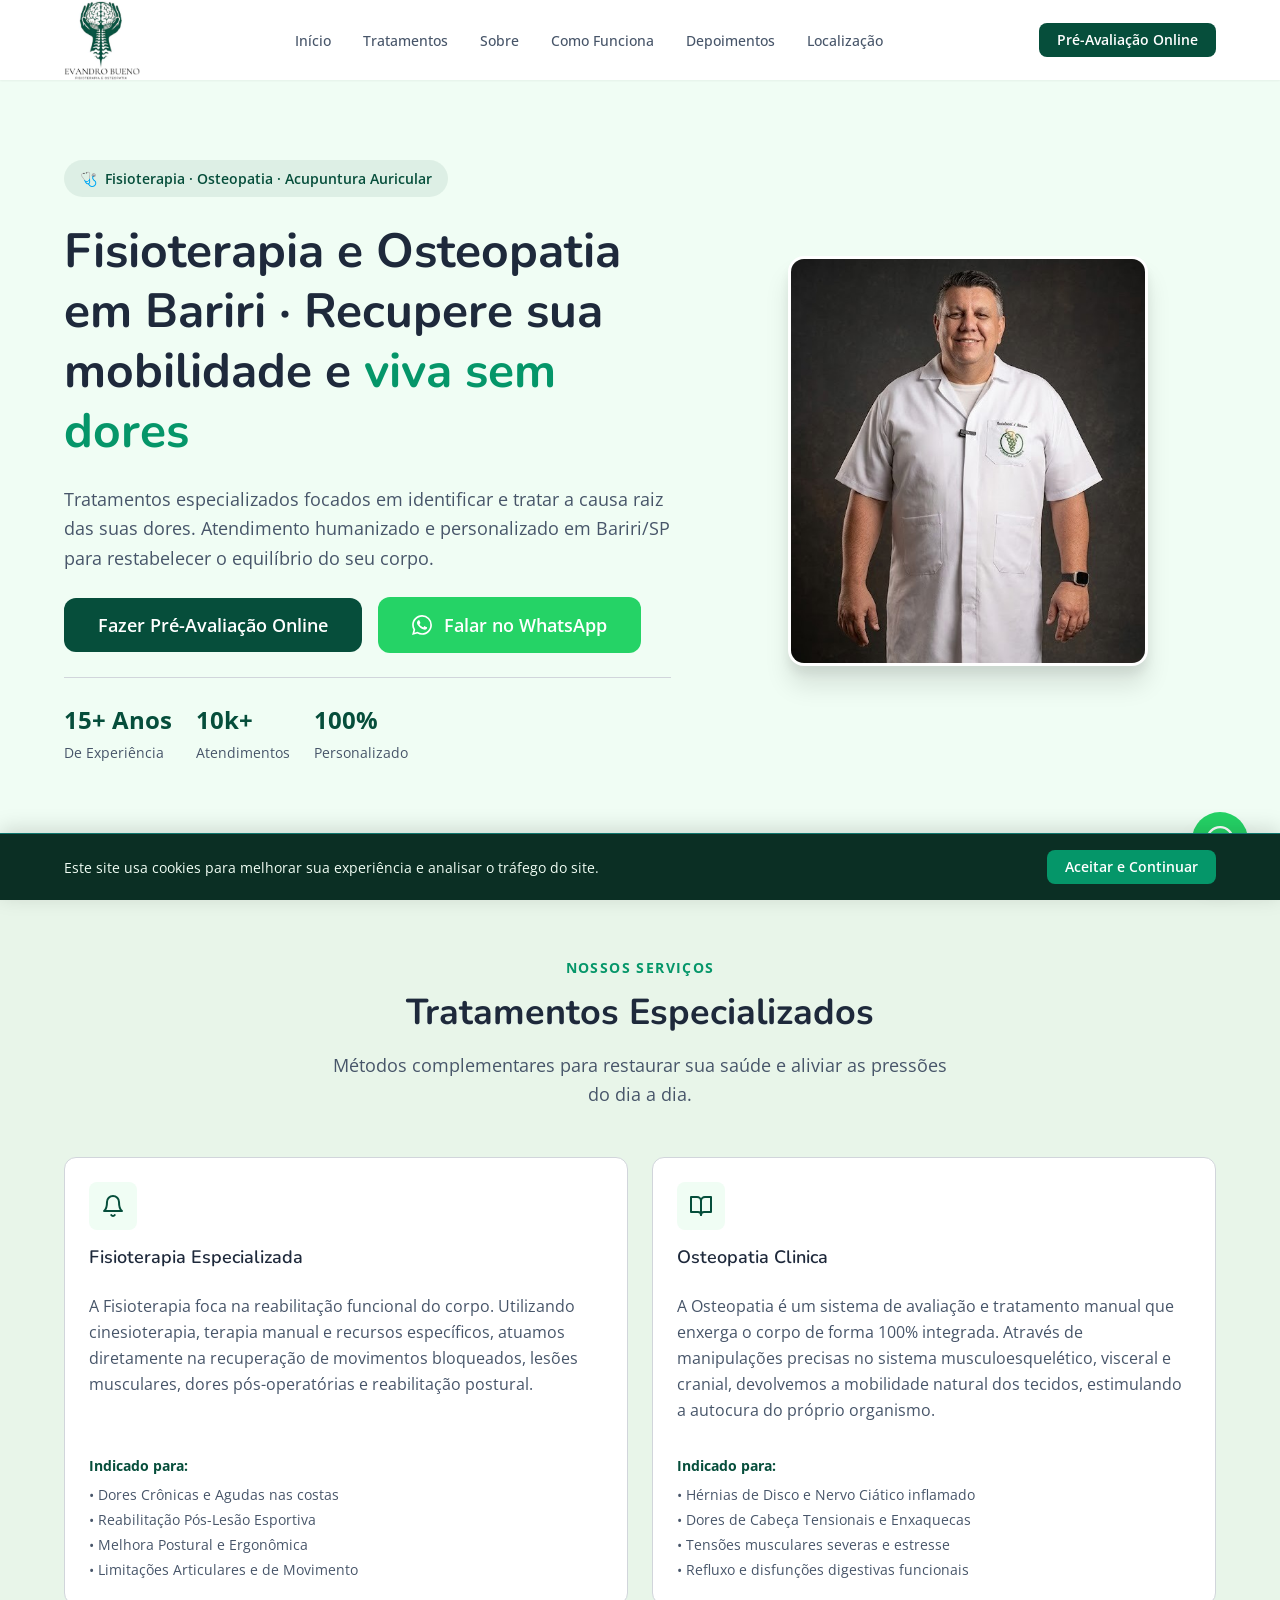
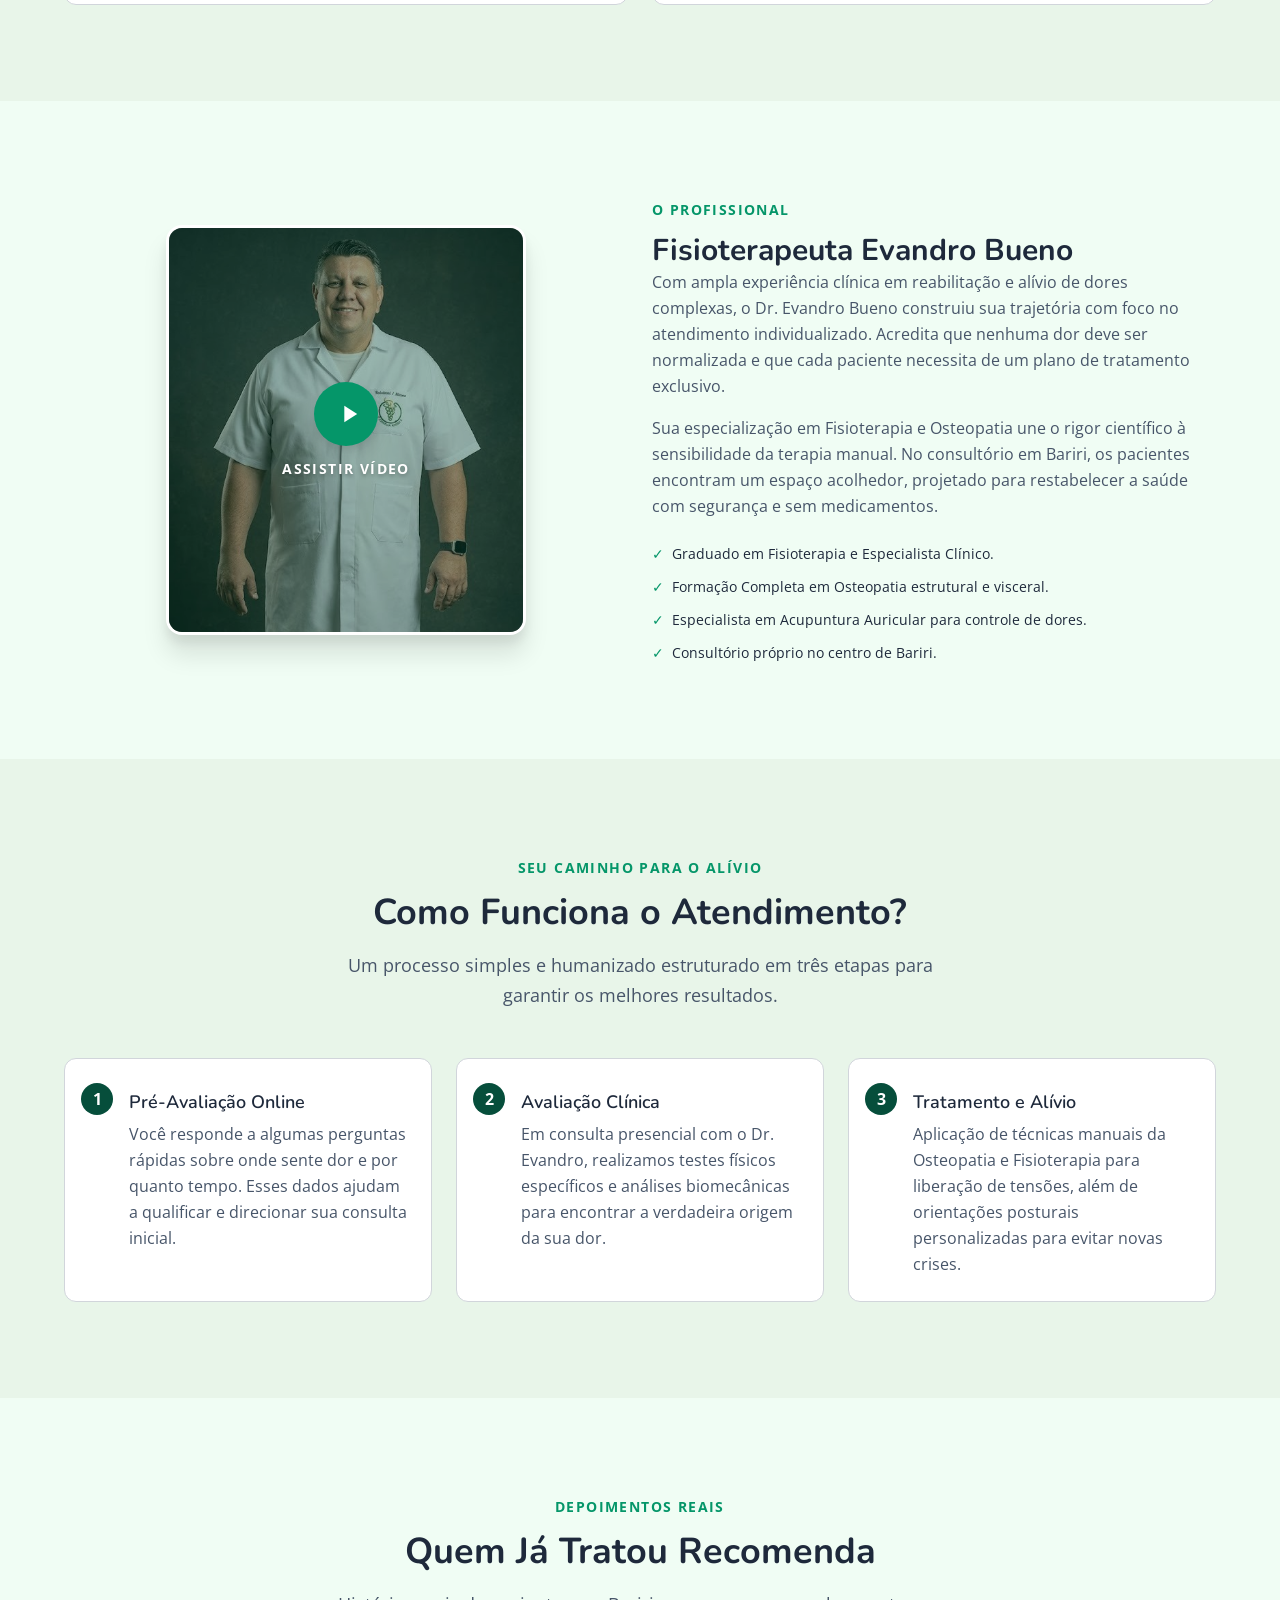
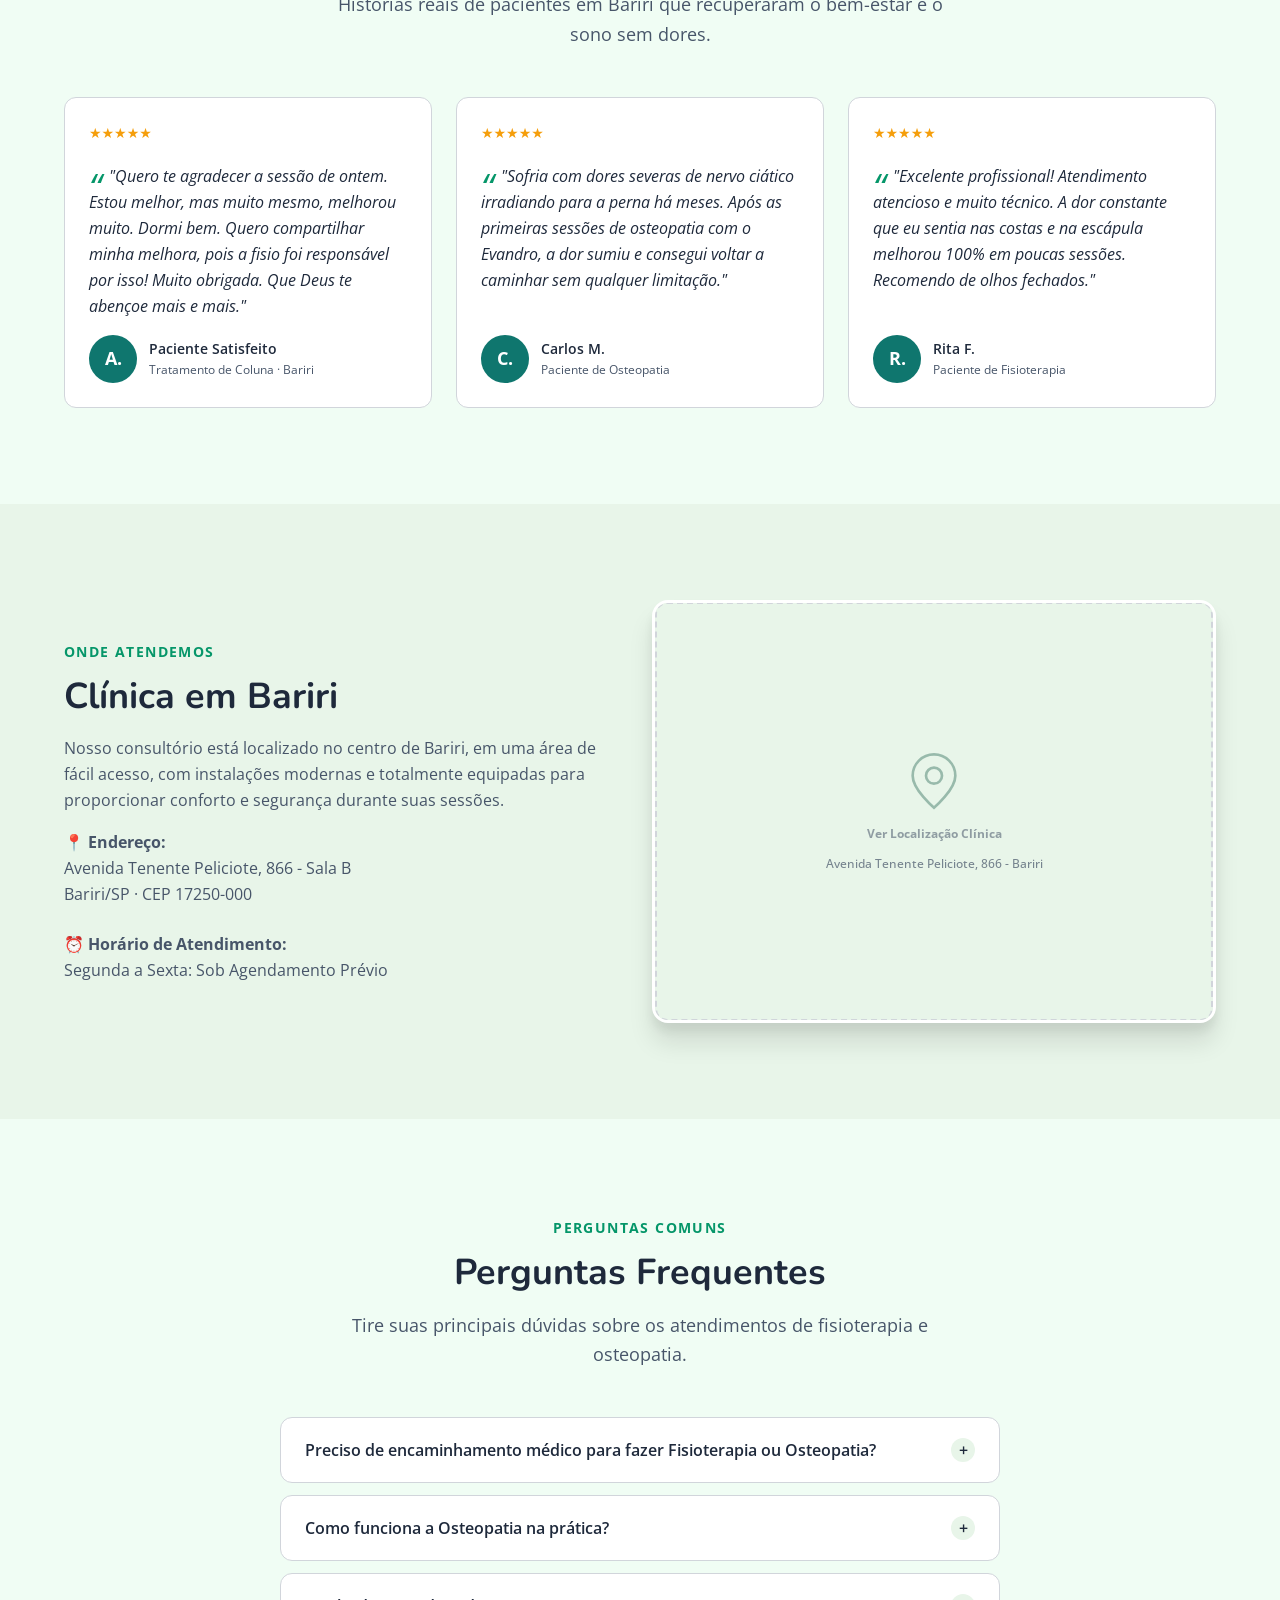
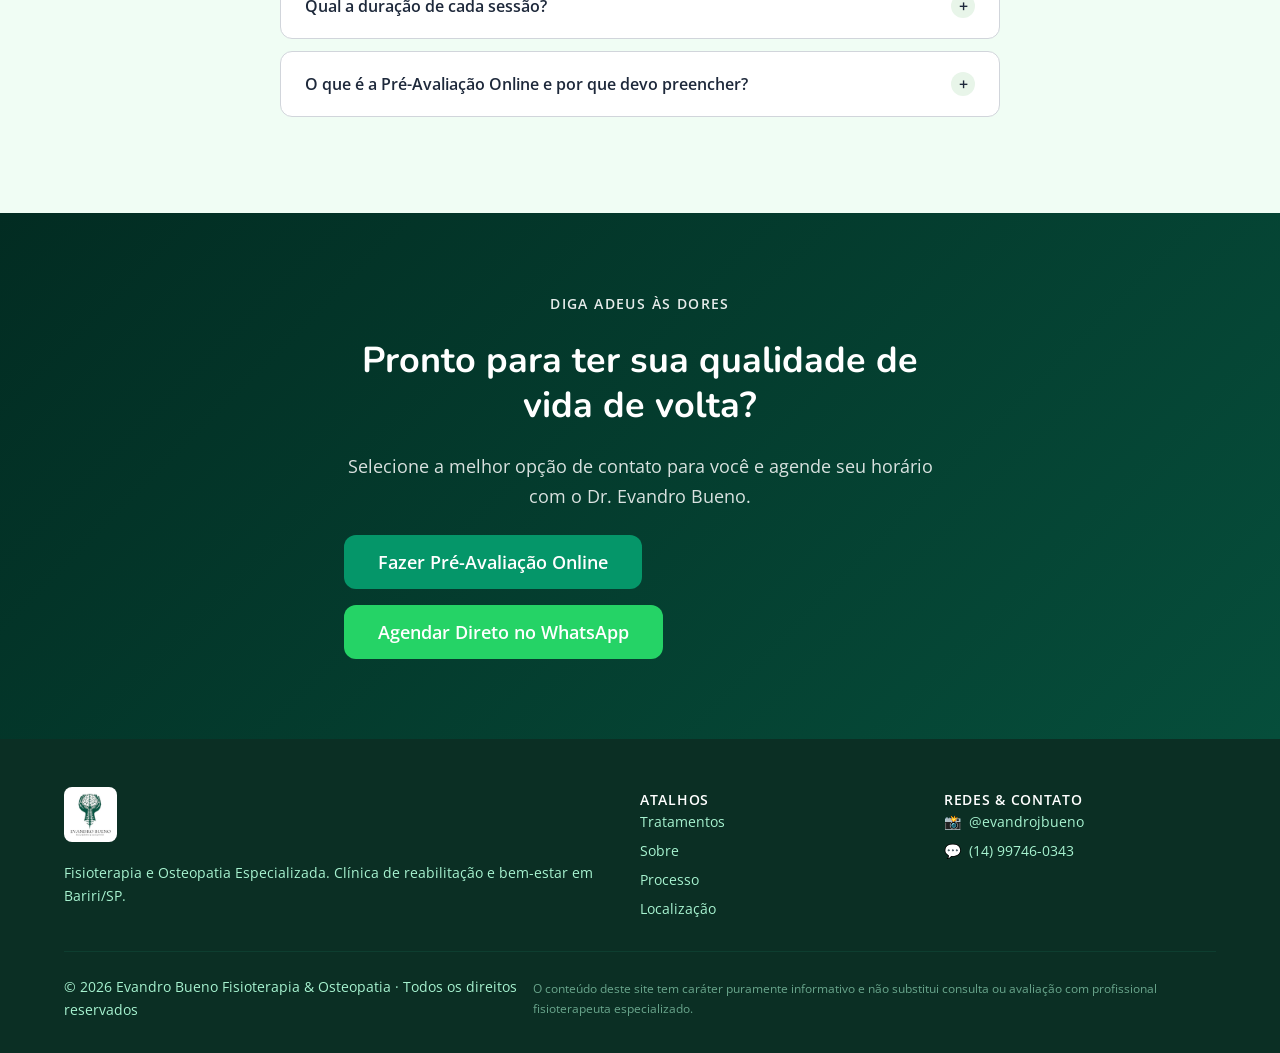
<file: src/index.html>
<!DOCTYPE html>
<html lang="pt-BR">
<head>
  <meta charset="UTF-8">
  <meta name="viewport" content="width=device-width, initial-scale=1.0">
  
  <!-- SEO Meta Tags -->
  <title>Fisioterapia e Osteopatia em Bariri | Dr. Evandro Bueno</title>
  <meta name="description" content="Dr. Evandro Bueno - Fisioterapia e Osteopatia em Bariri/SP. Tratamentos especializados para dor na coluna, nervo ciático, cervical e escápula. Agende online.">
  <meta name="robots" content="index, follow">
  <link rel="canonical" href="https://evandrojbueno.com.br/">

  <!-- Open Graph -->
  <meta property="og:title" content="Fisioterapia e Osteopatia em Bariri | Dr. Evandro Bueno">
  <meta property="og:description" content="Dr. Evandro Bueno - Fisioterapia e Osteopatia em Bariri/SP. Tratamentos especializados para dor na coluna, nervo ciático, cervical e escápula. Agende online.">
  <meta property="og:type" content="website">
  <meta property="og:url" content="https://evandrojbueno.com.br/">
  <meta property="og:image" content="https://evandrojbueno.com.br/assets/images/capa.jpg">
  <meta property="og:locale" content="pt_BR">

  <!-- Twitter Cards -->
  <meta name="twitter:card" content="summary_large_image">
  <meta name="twitter:title" content="Fisioterapia e Osteopatia em Bariri | Dr. Evandro Bueno">
  <meta name="twitter:description" content="Dr. Evandro Bueno - Fisioterapia e Osteopatia em Bariri/SP. Tratamentos especializados para dor na coluna, nervo ciático, cervical e escápula. Agende online.">
  <meta name="twitter:image" content="https://evandrojbueno.com.br/assets/images/capa.jpg">

  <!-- Preconnect Google Fonts -->
  <link rel="preconnect" href="https://fonts.googleapis.com">
  <link rel="preconnect" href="https://fonts.gstatic.com" crossorigin>

  <link rel="stylesheet" href="css/main.css">

  <!-- Schema.org LocalBusiness -->
  <script type="application/ld+json">
  {
    "@context": "https://schema.org",
    "@type": "LocalBusiness",
    "name": "Evandro Bueno Fisioterapia & Osteopatia",
    "description": "Consultório especializado em Fisioterapia, Osteopatia e Acupuntura Auricular em Bariri/SP.",
    "url": "https://evandrojbueno.com.br",
    "telephone": "+5514997460343",
    "address": {
      "@type": "PostalAddress",
      "streetAddress": "Avenida Tenente Peliciote, 866 - Sala B",
      "addressLocality": "Bariri",
      "addressRegion": "SP",
      "postalCode": "17250-000",
      "addressCountry": "BR"
    },
    "sameAs": [
      "https://instagram.com/evandrojbueno"
    ]
  }
  </script>

  <!-- Google Analytics 4 -->
  <script async src="https://www.googletagmanager.com/gtag/js?id=G-XXXXXXXXXX"></script>
  <script>
    window.dataLayer = window.dataLayer || [];
    function gtag(){dataLayer.push(arguments);}
    gtag('js', new Date());
    gtag('config', 'G-XXXXXXXXXX');
  </script>
</head>
<body>

  <!-- HEADER -->
  <header class="header header--solid" role="banner">
    <div class="header__inner">
      <a href="#" class="header__logo" aria-label="Evandro Bueno — Página inicial">
        <img src="assets/icons/logo.png" alt="Evandro Bueno Fisioterapia & Osteopatia">
      </a>
      
      <!-- Navegação para Desktop -->
      <nav class="header__nav" role="navigation" aria-label="Navegação principal">
        <a href="#hero" class="header__nav-link">Início</a>
        <a href="#servicos" class="header__nav-link">Tratamentos</a>
        <a href="#sobre" class="header__nav-link">Sobre</a>
        <a href="#como-funciona" class="header__nav-link">Como Funciona</a>
        <a href="#depoimentos" class="header__nav-link">Depoimentos</a>
        <a href="#localizacao" class="header__nav-link">Localização</a>
      </nav>

      <div class="header__cta">
        <a href="pages/pre-avaliacao.html" class="btn btn--primary btn--sm" aria-label="Fazer Pré-Avaliação Online" data-analytics="cta">
          Pré-Avaliação Online
        </a>
      </div>

      <!-- Menu Mobile Trigger -->
      <button class="header__menu-btn" type="button" aria-label="Abrir menu" aria-expanded="false" aria-controls="menu-mobile-drawer">
        <span class="header__menu-bar"></span>
        <span class="header__menu-bar"></span>
        <span class="header__menu-bar"></span>
      </button>
    </div>

    <!-- Drawer Mobile -->
    <div class="header__drawer" id="menu-mobile-drawer" role="navigation" aria-label="Navegação móvel">
      <a href="#hero" class="header__drawer-link">Início</a>
      <a href="#servicos" class="header__drawer-link">Tratamentos</a>
      <a href="#sobre" class="header__drawer-link">Sobre</a>
      <a href="#como-funciona" class="header__drawer-link">Como Funciona</a>
      <a href="#depoimentos" class="header__drawer-link">Depoimentos</a>
      <a href="#localizacao" class="header__drawer-link">Localização</a>
      <a href="pages/pre-avaliacao.html" class="btn btn--primary btn--full" style="margin-top:var(--space-4)">Pré-Avaliação</a>
    </div>
  </header>

  <main class="page">

    <!-- ─── 01. HERO SECTION ─────────────────────────────────── -->
    <section id="hero" class="hero" aria-labelledby="hero-titulo">
      <div class="container hero__inner">
        <div class="hero__content reveal reveal-fade-right">
          <span class="hero__label">
            <span>🩺</span> Fisioterapia · Osteopatia · Acupuntura Auricular
          </span>
          <h1 class="hero__title" id="hero-titulo">
            Fisioterapia e Osteopatia em Bariri · Recupere sua mobilidade e <em>viva sem dores</em>
          </h1>
          <p class="hero__subtitle">
            Tratamentos especializados focados em identificar e tratar a causa raiz das suas dores. Atendimento humanizado e personalizado em Bariri/SP para restabelecer o equilíbrio do seu corpo.
          </p>
          <div class="hero__actions">
            <a href="pages/pre-avaliacao.html" class="btn btn--primary btn--lg hover-lift" data-analytics="cta">
              Fazer Pré-Avaliação Online
            </a>
            <a href="https://api.whatsapp.com/send?phone=5514997460343" target="_blank" rel="noopener noreferrer" class="btn btn--whatsapp btn--lg hover-lift" data-analytics="cta">
              <!-- Ícone SVG WhatsApp -->
              <svg width="20" height="20" viewBox="0 0 24 24" fill="currentColor" aria-hidden="true">
                <path d="M17.472 14.382c-.297-.149-1.758-.867-2.03-.967-.273-.099-.471-.148-.67.15-.197.297-.767.966-.94 1.164-.173.199-.347.223-.644.075-.297-.15-1.255-.463-2.39-1.475-.883-.788-1.48-1.761-1.653-2.059-.173-.297-.018-.458.13-.606.134-.133.298-.347.446-.52.149-.174.198-.298.298-.497.099-.198.05-.371-.025-.52-.075-.149-.669-1.612-.916-2.207-.242-.579-.487-.5-.669-.51-.173-.008-.371-.01-.57-.01-.198 0-.52.074-.792.372-.272.297-1.04 1.016-1.04 2.479 0 1.462 1.065 2.875 1.213 3.074.149.198 2.096 3.2 5.077 4.487.709.306 1.262.489 1.694.625.712.227 1.36.195 1.871.118.571-.085 1.758-.719 2.006-1.413.248-.694.248-1.289.173-1.413-.074-.124-.272-.198-.57-.347m-5.421 7.403h-.004a9.87 9.87 0 01-5.031-1.378l-.361-.214-3.741.982.998-3.648-.235-.374a9.86 9.86 0 01-1.51-5.26c.001-5.45 4.436-9.884 9.888-9.884 2.64 0 5.122 1.03 6.988 2.898a9.825 9.825 0 012.893 6.994c-.003 5.45-4.437 9.884-9.885 9.884m8.413-18.297A11.815 11.815 0 0012.05 0C5.495 0 .16 5.335.157 11.892c0 2.096.547 4.142 1.588 5.945L.057 24l6.305-1.654a11.882 11.882 0 005.683 1.448h.005c6.554 0 11.89-5.335 11.893-11.893a11.821 11.821 0 00-3.48-8.413z"/>
              </svg>
              Falar no WhatsApp
            </a>
          </div>
          
          <!-- Estatísticas rápidas de credibilidade -->
          <div class="hero__stats">
            <div class="hero__stat">
              <span class="hero__stat-value">15+ Anos</span>
              <span class="hero__stat-label">De Experiência</span>
            </div>
            <div class="hero__stat">
              <span class="hero__stat-value">10k+</span>
              <span class="hero__stat-label">Atendimentos</span>
            </div>
            <div class="hero__stat">
              <span class="hero__stat-value">100%</span>
              <span class="hero__stat-label">Personalizado</span>
            </div>
          </div>
        </div>

        <!-- Imagem ou Ilustração no Hero -->
        <div class="hero__image-wrap hero__image-wrap--portrait reveal reveal-fade-left">
          <img src="assets/images/evandro.jpg" alt="Dr. Evandro Bueno - Fisioterapeuta e Osteopata">
        </div>
      </div>
    </section>

    <!-- ─── 02. ESPECIALIDADES / TRATAMENTOS ─────────────────────── -->
    <section id="servicos" class="section section--muted" aria-labelledby="servicos-titulo">
      <div class="container">
        <div class="section__header">
          <span class="section__label">Nossos Serviços</span>
          <h2 class="section__title" id="servicos-titulo">Tratamentos Especializados</h2>
          <p class="section__subtitle">Métodos complementares para restaurar sua saúde e aliviar as pressões do dia a dia.</p>
        </div>

        <div class="grid-2">
          <!-- Card Fisioterapia -->
          <div class="card card--benefit reveal reveal-fade-up">
            <div class="card__icon" aria-hidden="true">
              <svg viewBox="0 0 24 24" fill="none" stroke="currentColor" stroke-width="2" stroke-linecap="round" stroke-linejoin="round">
                <path d="M18 8A6 6 0 0 0 6 8c0 7-3 9-3 9h18s-3-2-3-9"></path>
                <path d="M13.73 21a2 2 0 0 1-3.46 0"></path>
              </svg>
            </div>
            <h3 class="card__title">Fisioterapia Especializada</h3>
            <p class="card__text">
              A Fisioterapia foca na reabilitação funcional do corpo. Utilizando cinesioterapia, terapia manual e recursos específicos, atuamos diretamente na recuperação de movimentos bloqueados, lesões musculares, dores pós-operatórias e reabilitação postural.
            </p>
            <div style="margin-top:auto; padding-top:var(--space-4)">
              <strong style="color:var(--color-primary); font-size:var(--text-sm); display:block; margin-bottom:var(--space-2)">Indicado para:</strong>
              <ul style="font-size:var(--text-sm); color:var(--color-text-muted); display:flex; flex-direction:column; gap:var(--space-1)">
                <li>• Dores Crônicas e Agudas nas costas</li>
                <li>• Reabilitação Pós-Lesão Esportiva</li>
                <li>• Melhora Postural e Ergonômica</li>
                <li>• Limitações Articulares e de Movimento</li>
              </ul>
            </div>
          </div>

          <!-- Card Osteopatia -->
          <div class="card card--benefit reveal reveal-fade-up anim-delay-1">
            <div class="card__icon" aria-hidden="true">
              <svg viewBox="0 0 24 24" fill="none" stroke="currentColor" stroke-width="2" stroke-linecap="round" stroke-linejoin="round">
                <path d="M2 3h6a4 4 0 0 1 4 4v14a3 3 0 0 0-3-3H2z"></path>
                <path d="M22 3h-6a4 4 0 0 0-4 4v14a3 3 0 0 1 3-3h7z"></path>
              </svg>
            </div>
            <h3 class="card__title">Osteopatia Clinica</h3>
            <p class="card__text">
              A Osteopatia é um sistema de avaliação e tratamento manual que enxerga o corpo de forma 100% integrada. Através de manipulações precisas no sistema musculoesquelético, visceral e cranial, devolvemos a mobilidade natural dos tecidos, estimulando a autocura do próprio organismo.
            </p>
            <div style="margin-top:auto; padding-top:var(--space-4)">
              <strong style="color:var(--color-primary); font-size:var(--text-sm); display:block; margin-bottom:var(--space-2)">Indicado para:</strong>
              <ul style="font-size:var(--text-sm); color:var(--color-text-muted); display:flex; flex-direction:column; gap:var(--space-1)">
                <li>• Hérnias de Disco e Nervo Ciático inflamado</li>
                <li>• Dores de Cabeça Tensionais e Enxaquecas</li>
                <li>• Tensões musculares severas e estresse</li>
                <li>• Refluxo e disfunções digestivas funcionais</li>
              </ul>
            </div>
          </div>
        </div>
      </div>
    </section>

    <!-- ─── 03. SOBRE / HISTÓRIA ──────────────────────────────── -->
    <section id="sobre" class="section" aria-labelledby="sobre-titulo">
      <div class="container">
        <div class="grid-2" style="align-items:center">
          
          <!-- Thumbnail do Vídeo que abre o Modal -->
          <div class="hero__image-wrap hero__image-wrap--portrait reveal reveal-fade-right" style="cursor: pointer;">
            <div class="video-thumbnail" id="open-video-modal" role="button" aria-label="Assistir vídeo de apresentação do Dr. Evandro">
              <img src="assets/images/evandro.jpg" alt="Dr. Evandro Bueno" class="video-thumbnail__img">
              <div class="video-thumbnail__overlay">
                <div class="video-thumbnail__play-btn" aria-hidden="true">
                  <svg width="28" height="28" viewBox="0 0 24 24" fill="currentColor" style="margin-left: 2px;">
                    <path d="M8 5v14l11-7z"/>
                  </svg>
                </div>
                <span class="video-thumbnail__text">Assistir Vídeo</span>
              </div>
            </div>
          </div>

          <!-- Texto do Sobre -->
          <div class="reveal reveal-fade-left">
            <span class="section__label">O Profissional</span>
            <h2 class="sobre-pro__title" id="sobre-titulo" style="font-size:var(--text-3xl)">Fisioterapeuta Evandro Bueno</h2>
            <p class="card__text" style="margin-bottom:var(--space-4)">
              Com ampla experiência clínica em reabilitação e alívio de dores complexas, o Dr. Evandro Bueno construiu sua trajetória com foco no atendimento individualizado. Acredita que nenhuma dor deve ser normalizada e que cada paciente necessita de um plano de tratamento exclusivo.
            </p>
            <p class="card__text" style="margin-bottom:var(--space-6)">
              Sua especialização em Fisioterapia e Osteopatia une o rigor científico à sensibilidade da terapia manual. No consultório em Bariri, os pacientes encontram um espaço acolhedor, projetado para restabelecer a saúde com segurança e sem medicamentos.
            </p>
            
            <div style="display:flex; flex-direction:column; gap:var(--space-3)">
              <div style="display:flex; align-items:center; gap:var(--space-2); font-size:var(--text-sm); color:var(--color-text)">
                <span style="color:var(--color-secondary)">✓</span> Graduado em Fisioterapia e Especialista Clínico.
              </div>
              <div style="display:flex; align-items:center; gap:var(--space-2); font-size:var(--text-sm); color:var(--color-text)">
                <span style="color:var(--color-secondary)">✓</span> Formação Completa em Osteopatia estrutural e visceral.
              </div>
              <div style="display:flex; align-items:center; gap:var(--space-2); font-size:var(--text-sm); color:var(--color-text)">
                <span style="color:var(--color-secondary)">✓</span> Especialista em Acupuntura Auricular para controle de dores.
              </div>
              <div style="display:flex; align-items:center; gap:var(--space-2); font-size:var(--text-sm); color:var(--color-text)">
                <span style="color:var(--color-secondary)">✓</span> Consultório próprio no centro de Bariri.
              </div>
            </div>
          </div>

        </div>
      </div>
    </section>

    <!-- ─── 04. COMO FUNCIONA ─────────────────────────────── -->
    <section id="como-funciona" class="section section--muted" aria-labelledby="como-funciona-titulo">
      <div class="container">
        <div class="section__header">
          <span class="section__label">Seu Caminho Para o Alívio</span>
          <h2 class="section__title" id="como-funciona-titulo">Como Funciona o Atendimento?</h2>
          <p class="section__subtitle">Um processo simples e humanizado estruturado em três etapas para garantir os melhores resultados.</p>
        </div>

        <div class="grid-3">
          <!-- Etapa 1 -->
          <div class="card card--step reveal reveal-fade-up">
            <span class="card__step-number">1</span>
            <h3 class="card__title" style="margin-top:var(--space-2)">Pré-Avaliação Online</h3>
            <p class="card__text">
              Você responde a algumas perguntas rápidas sobre onde sente dor e por quanto tempo. Esses dados ajudam a qualificar e direcionar sua consulta inicial.
            </p>
          </div>

          <!-- Etapa 2 -->
          <div class="card card--step reveal reveal-fade-up anim-delay-1">
            <span class="card__step-number">2</span>
            <h3 class="card__title" style="margin-top:var(--space-2)">Avaliação Clínica</h3>
            <p class="card__text">
              Em consulta presencial com o Dr. Evandro, realizamos testes físicos específicos e análises biomecânicas para encontrar a verdadeira origem da sua dor.
            </p>
          </div>

          <!-- Etapa 3 -->
          <div class="card card--step reveal reveal-fade-up anim-delay-2">
            <span class="card__step-number">3</span>
            <h3 class="card__title" style="margin-top:var(--space-2)">Tratamento e Alívio</h3>
            <p class="card__text">
              Aplicação de técnicas manuais da Osteopatia e Fisioterapia para liberação de tensões, além de orientações posturais personalizadas para evitar novas crises.
            </p>
          </div>
        </div>
      </div>
    </section>

    <!-- ─── 05. DEPOIMENTOS / PROVA SOCIAL ─────────────────────── -->
    <section id="depoimentos" class="section" aria-labelledby="depoimentos-titulo">
      <div class="container">
        <div class="section__header">
          <span class="section__label">Depoimentos reais</span>
          <h2 class="section__title" id="depoimentos-titulo">Quem Já Tratou Recomenda</h2>
          <p class="section__subtitle">Histórias reais de pacientes em Bariri que recuperaram o bem-estar e o sono sem dores.</p>
        </div>

        <div class="grid-3">
          <!-- Depoimento 1 -->
          <div class="card card--testimonial reveal reveal-fade-up">
            <div class="card__stars">★★★★★</div>
            <p class="card__quote">
              "Quero te agradecer a sessão de ontem. Estou melhor, mas muito mesmo, melhorou muito. Dormi bem. Quero compartilhar minha melhora, pois a fisio foi responsável por isso! Muito obrigada. Que Deus te abençoe mais e mais."
            </p>
            <div class="card__author">
              <div class="card__avatar" aria-hidden="true">A.</div>
              <div>
                <p class="card__name">Paciente Satisfeito</p>
                <p class="card__role">Tratamento de Coluna · Bariri</p>
              </div>
            </div>
          </div>

          <!-- Depoimento 2 -->
          <div class="card card--testimonial reveal reveal-fade-up anim-delay-1">
            <div class="card__stars">★★★★★</div>
            <p class="card__quote">
              "Sofria com dores severas de nervo ciático irradiando para a perna há meses. Após as primeiras sessões de osteopatia com o Evandro, a dor sumiu e consegui voltar a caminhar sem qualquer limitação."
            </p>
            <div class="card__author">
              <div class="card__avatar" aria-hidden="true">C.</div>
              <div>
                <p class="card__name">Carlos M.</p>
                <p class="card__role">Paciente de Osteopatia</p>
              </div>
            </div>
          </div>

          <!-- Depoimento 3 -->
          <div class="card card--testimonial reveal reveal-fade-up anim-delay-2">
            <div class="card__stars">★★★★★</div>
            <p class="card__quote">
              "Excelente profissional! Atendimento atencioso e muito técnico. A dor constante que eu sentia nas costas e na escápula melhorou 100% em poucas sessões. Recomendo de olhos fechados."
            </p>
            <div class="card__author">
              <div class="card__avatar" aria-hidden="true">R.</div>
              <div>
                <p class="card__name">Rita F.</p>
                <p class="card__role">Paciente de Fisioterapia</p>
              </div>
            </div>
          </div>
        </div>
      </div>
    </section>

    <!-- ─── 06. LOCALIZAÇÃO ─────────────────────────────────── -->
    <section id="localizacao" class="section section--muted" aria-labelledby="localizacao-titulo">
      <div class="container">
        <div class="grid-2" style="align-items:center">
          
          <div class="reveal reveal-fade-right">
            <span class="section__label">Onde Atendemos</span>
            <h2 class="section__title" id="localizacao-titulo">Clínica em Bariri</h2>
            <p class="card__text" style="margin-bottom:var(--space-4)">
              Nosso consultório está localizado no centro de Bariri, em uma área de fácil acesso, com instalações modernas e totalmente equipadas para proporcionar conforto e segurança durante suas sessões.
            </p>
            <p class="card__text" style="margin-bottom:var(--space-6)">
              <strong>📍 Endereço:</strong><br>
              Avenida Tenente Peliciote, 866 - Sala B<br>
              Bariri/SP · CEP 17250-000
            </p>
            <p class="card__text">
              <strong>⏰ Horário de Atendimento:</strong><br>
              Segunda a Sexta: Sob Agendamento Prévio
            </p>
          </div>

          <!-- Mapa / Foto da Fachada -->
          <div class="hero__image-wrap reveal reveal-fade-left">
            <div class="img-placeholder img-placeholder--landscape" role="img" aria-label="Mapa ou Fachada do Consultório do Dr. Evandro Bueno">
              <svg class="img-placeholder__icon" width="64" height="64" viewBox="0 0 24 24" fill="none" stroke="currentColor" stroke-width="1" aria-hidden="true" style="color:var(--color-primary)">
                <path d="M12 2a8 8 0 0 0-8 8c0 5.25 8 12 8 12s8-6.75 8-12a8 8 0 0 0-8-8z"/><circle cx="12" cy="10" r="3"/>
              </svg>
              <span class="img-placeholder__label font-bold">Ver Localização Clínica</span>
              <span class="img-placeholder__label" style="font-size:var(--text-xs);opacity:0.7">Avenida Tenente Peliciote, 866 - Bariri</span>
            </div>
          </div>

        </div>
      </div>
    </section>

    <!-- ─── 07. PERGUNTAS FREQUENTES (FAQ) ───────────────────────── -->
    <section id="faq" class="section" aria-labelledby="faq-titulo">
      <div class="container">
        <div class="section__header">
          <span class="section__label">Perguntas Comuns</span>
          <h2 class="section__title" id="faq-titulo">Perguntas Frequentes</h2>
          <p class="section__subtitle">Tire suas principais dúvidas sobre os atendimentos de fisioterapia e osteopatia.</p>
        </div>

        <div class="faq__list">
          <!-- Item 1 -->
          <div class="faq__item">
            <button class="faq__question" type="button" aria-expanded="false">
              Preciso de encaminhamento médico para fazer Fisioterapia ou Osteopatia?
              <span class="faq__icon" aria-hidden="true">+</span>
            </button>
            <div class="faq__answer">
              <div class="faq__answer-inner">
                Não, você não precisa de encaminhamento médico. O fisioterapeuta é um profissional de primeiro contato, capacitado para avaliar, diagnosticar fisicamente e tratar disfunções de movimento e dores diretamente.
              </div>
            </div>
          </div>

          <!-- Item 2 -->
          <div class="faq__item">
            <button class="faq__question" type="button" aria-expanded="false">
              Como funciona a Osteopatia na prática?
              <span class="faq__icon" aria-hidden="true">+</span>
            </button>
            <div class="faq__answer">
              <div class="faq__answer-inner">
                Através de técnicas manuais (manipulações articulares, alongamentos, mobilizações viscerais e craniais), o osteopata busca liberar restrições de movimento e tensões mecânicas em todo o corpo, reestabelecendo a circulação e o fluxo nervoso corretos para que o corpo se auto-regenere.
              </div>
            </div>
          </div>

          <!-- Item 3 -->
          <div class="faq__item">
            <button class="faq__question" type="button" aria-expanded="false">
              Qual a duração de cada sessão?
              <span class="faq__icon" aria-hidden="true">+</span>
            </button>
            <div class="faq__answer">
              <div class="faq__answer-inner">
                As sessões têm duração média de 50 a 60 minutos, com atendimento totalmente individualizado e focado nas necessidades específicas de cada paciente.
              </div>
            </div>
          </div>

          <!-- Item 4 -->
          <div class="faq__item">
            <button class="faq__question" type="button" aria-expanded="false">
              O que é a Pré-Avaliação Online e por que devo preencher?
              <span class="faq__icon" aria-hidden="true">+</span>
            </button>
            <div class="faq__answer">
              <div class="faq__answer-inner">
                É um questionário rápido de sintomas no nosso site. Ele nos ajuda a compreender a localização e a severidade da sua dor antes mesmo da sua chegada, agilizando o agendamento e permitindo que preparemos o plano clínico adequado.
              </div>
            </div>
          </div>
        </div>
      </div>
    </section>

    <!-- ─── 08. CTA FINAL ─────────────────────────────────── -->
    <section class="cta-section" aria-labelledby="cta-final-titulo">
      <div class="cta-section__inner">
        <span class="cta-section__label">Diga adeus às dores</span>
        <h2 class="cta-section__title" id="cta-final-titulo">Pronto para ter sua qualidade de vida de volta?</h2>
        <p class="cta-section__text">
          Selecione a melhor opção de contato para você e agende seu horário com o Dr. Evandro Bueno.
        </p>
        <div class="hero__actions">
          <a href="pages/pre-avaliacao.html" class="btn btn--secondary btn--lg hover-lift" data-analytics="cta">
            Fazer Pré-Avaliação Online
          </a>
          <a href="https://api.whatsapp.com/send?phone=5514997460343" target="_blank" rel="noopener noreferrer" class="btn btn--whatsapp btn--lg hover-lift" data-analytics="cta">
            Agendar Direto no WhatsApp
          </a>
        </div>
      </div>
    </section>

  </main>

  <!-- FOOTER -->
  <footer class="footer" role="contentinfo">
    <div class="footer__inner">
      <div class="footer__grid">
        <div class="footer__brand">
          <a href="#" class="footer__logo" aria-label="Evandro Bueno — Página inicial">
            <img src="assets/icons/logo.png" alt="Evandro Bueno" style="height: 55px; width: auto; background-color: #ffffff; padding: 6px; border-radius: var(--radius-md); display: inline-block;">
          </a>
          <p class="footer__tagline">Fisioterapia e Osteopatia Especializada. Clínica de reabilitação e bem-estar em Bariri/SP.</p>
        </div>
        <div>
          <span class="footer__col-title">Atalhos</span>
          <ul class="footer__links">
            <li><a href="#servicos" class="footer__link">Tratamentos</a></li>
            <li><a href="#sobre" class="footer__link">Sobre</a></li>
            <li><a href="#como-funciona" class="footer__link">Processo</a></li>
            <li><a href="#localizacao" class="footer__link">Localização</a></li>
          </ul>
        </div>
        <div>
          <span class="footer__col-title">Redes & Contato</span>
          <ul class="footer__links">
            <li>
              <a href="https://instagram.com/evandrojbueno" target="_blank" rel="noopener noreferrer" class="footer__link">
                <!-- Ícone Instagram -->
                <span>📸</span> @evandrojbueno
              </a>
            </li>
            <li>
              <a href="https://api.whatsapp.com/send?phone=5514997460343" target="_blank" rel="noopener noreferrer" class="footer__link">
                <span>💬</span> (14) 99746-0343
              </a>
            </li>
          </ul>
        </div>
      </div>

      <div class="footer__divider"></div>

      <div class="footer__bottom">
        <p class="footer__copyright">© 2026 Evandro Bueno Fisioterapia & Osteopatia · Todos os direitos reservados</p>
        <p class="footer__legal">O conteúdo deste site tem caráter puramente informativo e não substitui consulta ou avaliação com profissional fisioterapeuta especializado.</p>
      </div>
    </div>
  </footer>

  <!-- Floating WhatsApp Widget -->
  <a href="https://api.whatsapp.com/send?phone=5514997460343" target="_blank" rel="noopener noreferrer" class="whatsapp-float" aria-label="Falar conosco no WhatsApp">
    <svg viewBox="0 0 24 24" fill="currentColor">
      <path d="M17.472 14.382c-.297-.149-1.758-.867-2.03-.967-.273-.099-.471-.148-.67.15-.197.297-.767.966-.94 1.164-.173.199-.347.223-.644.075-.297-.15-1.255-.463-2.39-1.475-.883-.788-1.48-1.761-1.653-2.059-.173-.297-.018-.458.13-.606.134-.133.298-.347.446-.52.149-.174.198-.298.298-.497.099-.198.05-.371-.025-.52-.075-.149-.669-1.612-.916-2.207-.242-.579-.487-.5-.669-.51-.173-.008-.371-.01-.57-.01-.198 0-.52.074-.792.372-.272.297-1.04 1.016-1.04 2.479 0 1.462 1.065 2.875 1.213 3.074.149.198 2.096 3.2 5.077 4.487.709.306 1.262.489 1.694.625.712.227 1.36.195 1.871.118.571-.085 1.758-.719 2.006-1.413.248-.694.248-1.289.173-1.413-.074-.124-.272-.198-.57-.347m-5.421 7.403h-.004a9.87 9.87 0 01-5.031-1.378l-.361-.214-3.741.982.998-3.648-.235-.374a9.86 9.86 0 01-1.51-5.26c.001-5.45 4.436-9.884 9.888-9.884 2.64 0 5.122 1.03 6.988 2.898a9.825 9.825 0 012.893 6.994c-.003 5.45-4.437 9.884-9.885 9.884m8.413-18.297A11.815 11.815 0 0012.05 0C5.495 0 .16 5.335.157 11.892c0 2.096.547 4.142 1.588 5.945L.057 24l6.305-1.654a11.882 11.882 0 005.683 1.448h.005c6.554 0 11.89-5.335 11.893-11.893a11.821 11.821 0 00-3.48-8.413z"/>
    </svg>
  </a>

  <!-- Video Modal para Instagram Reel -->
  <div class="video-modal" id="video-modal" role="dialog" aria-modal="true" aria-label="Vídeo de Apresentação">
    <div class="video-modal__overlay" id="video-modal-overlay"></div>
    <div class="video-modal__container">
      <button class="video-modal__close" id="close-video-modal" aria-label="Fechar vídeo">
        <svg width="24" height="24" viewBox="0 0 24 24" fill="none" stroke="currentColor" stroke-width="2" stroke-linecap="round" stroke-linejoin="round">
          <line x1="18" y1="6" x2="6" y2="18"></line>
          <line x1="6" y1="6" x2="18" y2="18"></line>
        </svg>
      </button>
      <div class="video-modal__content">
        <div class="video-modal__iframe-wrapper" id="video-modal-iframe-container">
          <!-- O iframe será injetado via JS ao abrir e destruído ao fechar -->
        </div>
      </div>
    </div>
  </div>

  <script type="module" src="js/main.js"></script>
</body>
</html>
</file>
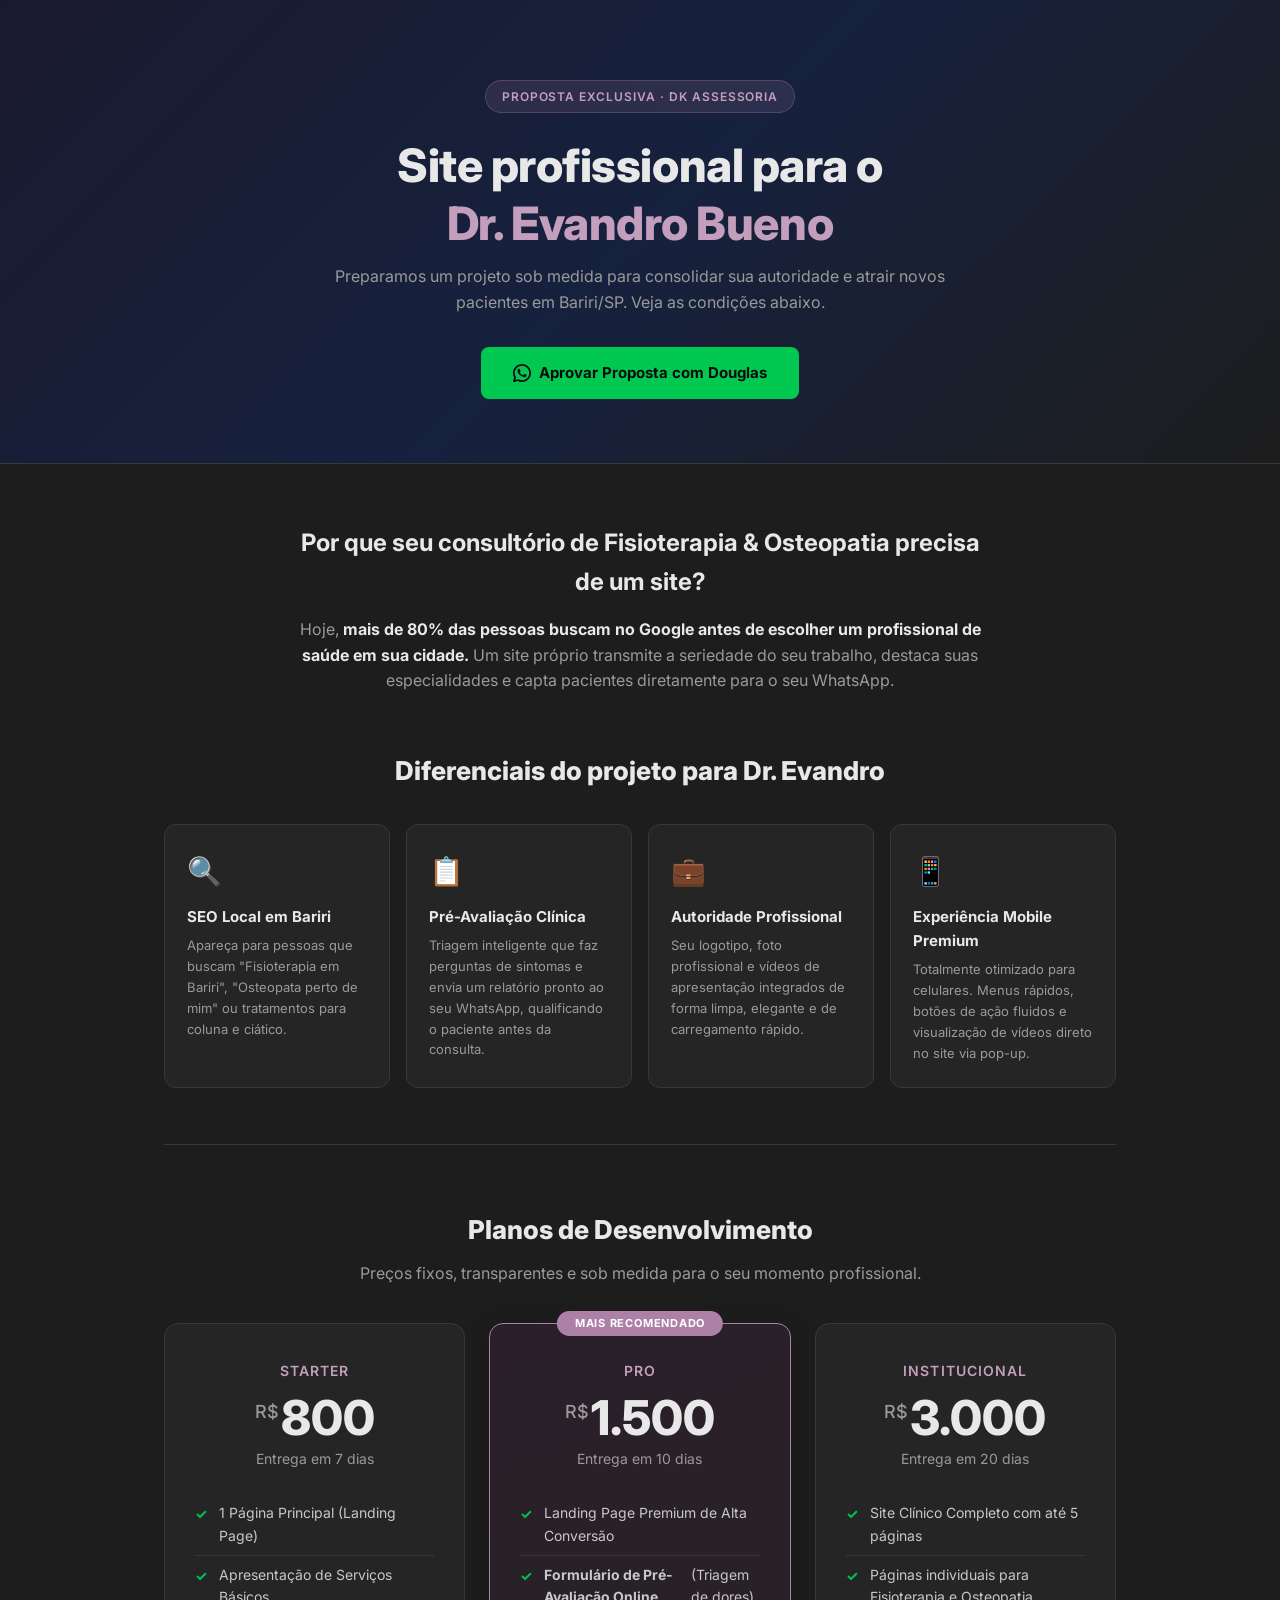
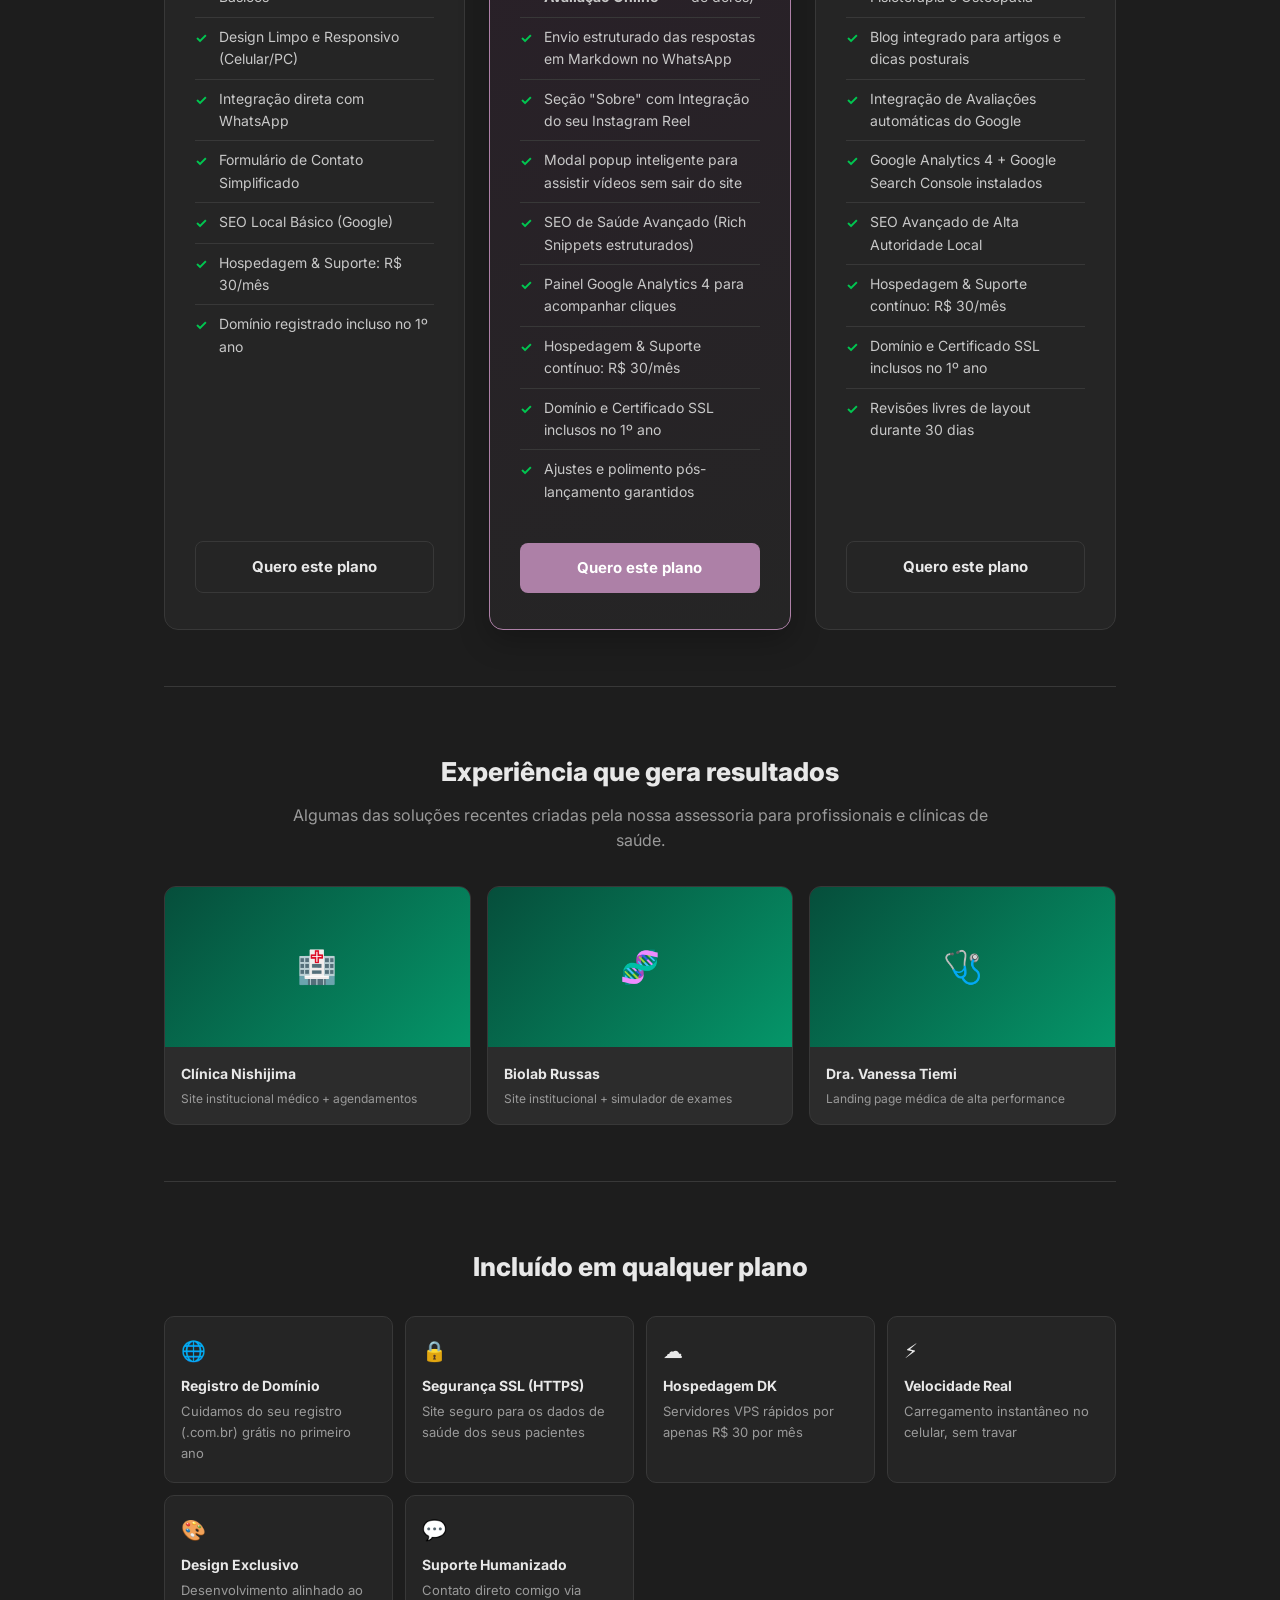
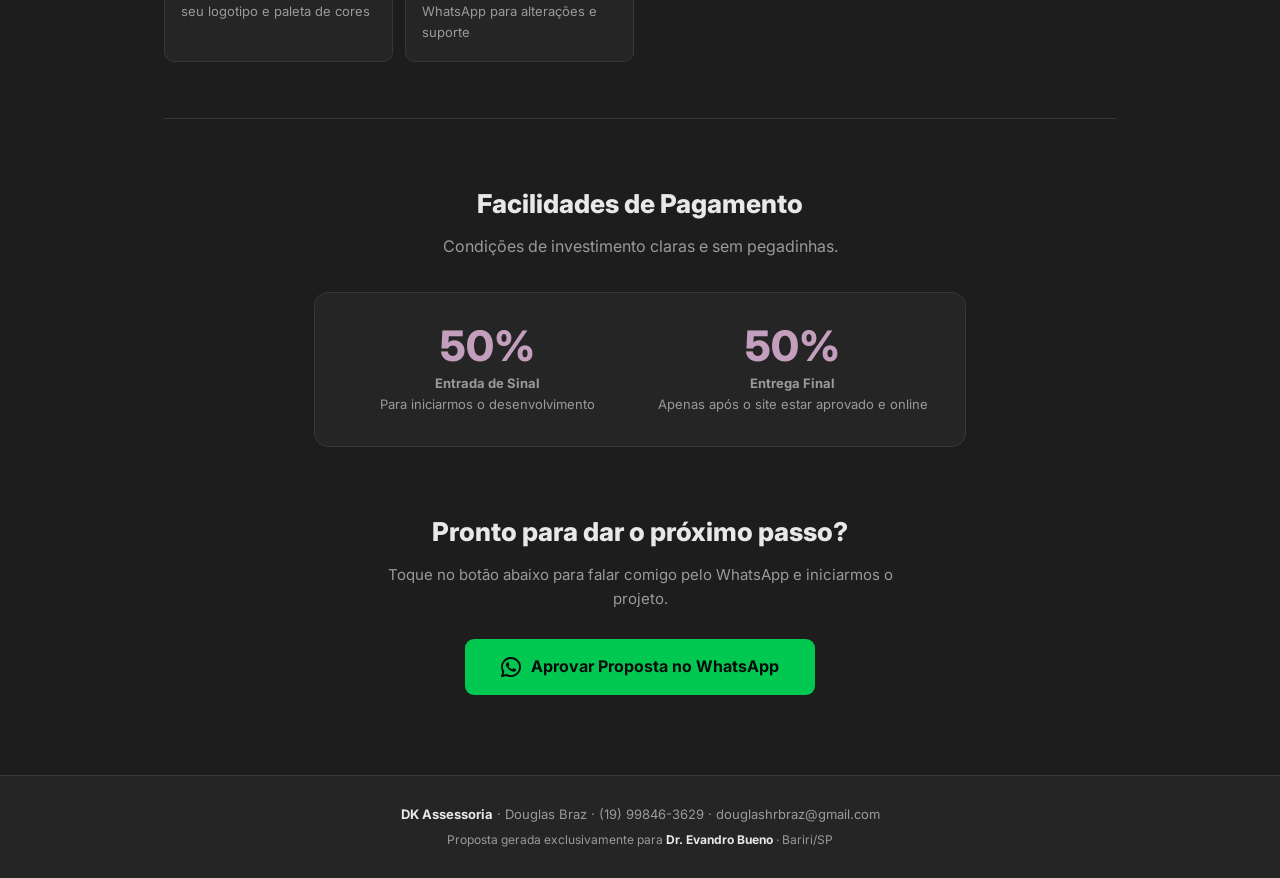
<file: proposta-personalizada-evandro-fisioterapia.html>
<!DOCTYPE html>
<html lang="pt-BR">
<head>
  <meta charset="UTF-8" />
  <meta name="viewport" content="width=device-width, initial-scale=1.0" />
  <title>Proposta de Site — Dr. Evandro Bueno · DK Assessoria</title>
  <link rel="preconnect" href="https://fonts.googleapis.com" />
  <link rel="preconnect" href="https://fonts.gstatic.com" crossorigin />
  <link href="https://fonts.googleapis.com/css2?family=Inter:wght@400;500;600;700;800&display=swap" rel="stylesheet" />
  <style>
    *, *::before, *::after { box-sizing: border-box; margin: 0; padding: 0; }

    :root {
      --bg:        #1D1D1D;
      --bg2:       #252525;
      --bg3:       #2C2C2C;
      --purple:    #AD80A7;
      --purple-lt: #C39FBD;
      --green:     #00C851;
      --text:      #E8E8E8;
      --muted:     #9A9A9A;
      --border:    #383838;
    }

    body {
      font-family: 'Inter', system-ui, sans-serif;
      background: var(--bg);
      color: var(--text);
      line-height: 1.6;
    }

    /* ── HERO ── */
    .hero {
      background: linear-gradient(135deg, #1a1a2e 0%, #16213e 50%, #1D1D1D 100%);
      border-bottom: 1px solid var(--border);
      padding: 80px 24px 64px;
      text-align: center;
    }

    .hero .badge {
      display: inline-block;
      background: rgba(173, 128, 167, 0.15);
      color: var(--purple-lt);
      border: 1px solid rgba(173, 128, 167, 0.3);
      border-radius: 999px;
      font-size: 12px;
      font-weight: 600;
      letter-spacing: .08em;
      text-transform: uppercase;
      padding: 6px 16px;
      margin-bottom: 24px;
    }

    .hero h1 {
      font-size: clamp(28px, 5vw, 46px);
      font-weight: 800;
      line-height: 1.25;
      margin-bottom: 12px;
      letter-spacing: -0.01em;
    }

    .hero h1 span.empresa {
      color: var(--purple-lt);
    }

    .hero .subtitle {
      font-size: 16px;
      color: var(--muted);
      max-width: 620px;
      margin: 0 auto 32px;
    }

    .hero .cta-hero {
      display: inline-flex;
      align-items: center;
      gap: 8px;
      background: var(--green);
      color: #0a0a0a;
      font-weight: 700;
      font-size: 15px;
      text-decoration: none;
      padding: 14px 32px;
      border-radius: 8px;
      transition: opacity .2s;
    }
    .hero .cta-hero:hover { opacity: .88; }

    /* ── INTRO ── */
    .intro {
      max-width: 750px;
      margin: 0 auto;
      padding: 60px 24px 0;
      text-align: center;
    }
    .intro h2 {
      font-size: 24px;
      font-weight: 700;
      margin-bottom: 16px;
      color: var(--text);
    }
    .intro p {
      color: var(--muted);
      font-size: 16px;
      margin-bottom: 12px;
    }
    .intro strong { color: var(--text); }

    /* ── SECTION TITLES ── */
    .section-title {
      text-align: center;
      padding: 64px 24px 0;
      max-width: 750px;
      margin: 0 auto;
    }
    .section-title h2 {
      font-size: 26px;
      font-weight: 800;
      margin-bottom: 10px;
    }
    .section-title p { color: var(--muted); font-size: 16px; }

    /* ── PLANOS ── */
    .plans-grid {
      display: grid;
      grid-template-columns: repeat(auto-fit, minmax(280px, 1fr));
      gap: 24px;
      max-width: 1000px;
      margin: 36px auto 0;
      padding: 0 24px;
    }

    .plan {
      background: var(--bg2);
      border: 1px solid var(--border);
      border-radius: 14px;
      padding: 36px 30px;
      position: relative;
      display: flex;
      flex-direction: column;
    }

    .plan.featured {
      border-color: var(--purple);
      background: linear-gradient(160deg, #2a1f29 0%, var(--bg2) 100%);
      box-shadow: 0 10px 30px rgba(0,0,0,0.25);
    }

    .plan .plan-badge {
      position: absolute;
      top: -13px;
      left: 50%;
      transform: translateX(-50%);
      background: var(--purple);
      color: #fff;
      font-size: 11px;
      font-weight: 700;
      letter-spacing: .07em;
      text-transform: uppercase;
      padding: 4px 18px;
      border-radius: 999px;
      white-space: nowrap;
    }

    .plan-name {
      font-size: 14px;
      font-weight: 600;
      text-transform: uppercase;
      letter-spacing: .08em;
      color: var(--purple-lt);
      margin-bottom: 12px;
      text-align: center;
    }

    .plan-price {
      font-size: 48px;
      font-weight: 800;
      line-height: 1;
      margin-bottom: 6px;
      text-align: center;
    }
    .plan-price span { font-size: 18px; font-weight: 500; vertical-align: super; margin-right: 2px; color: var(--muted); }

    .plan-period {
      font-size: 14px;
      color: var(--muted);
      margin-bottom: 24px;
      text-align: center;
    }

    .plan-features {
      list-style: none;
      margin-bottom: 32px;
      flex: 1;
    }
    .plan-features li {
      display: flex;
      align-items: flex-start;
      gap: 12px;
      font-size: 14px;
      color: #c8c8c8;
      padding: 8px 0;
      border-bottom: 1px solid var(--border);
    }
    .plan-features li:last-child { border-bottom: none; }
    .plan-features li::before {
      content: '✓';
      color: var(--green);
      font-weight: 700;
      flex-shrink: 0;
      margin-top: 1px;
    }

    .plan-cta {
      display: block;
      text-align: center;
      font-weight: 700;
      font-size: 15px;
      text-decoration: none;
      padding: 13px 24px;
      border-radius: 8px;
      transition: opacity .2s;
    }
    .plan.featured .plan-cta {
      background: var(--purple);
      color: #fff;
    }
    .plan:not(.featured) .plan-cta {
      background: transparent;
      border: 1px solid var(--border);
      color: var(--text);
    }
    .plan-cta:hover { opacity: .88; }

    /* ── WHY ── */
    .why-grid {
      display: grid;
      grid-template-columns: repeat(auto-fit, minmax(220px, 1fr));
      gap: 16px;
      max-width: 1000px;
      margin: 32px auto 0;
      padding: 0 24px;
    }

    .why-card {
      background: var(--bg2);
      border: 1px solid var(--border);
      border-radius: 12px;
      padding: 24px 22px;
    }
    .why-card .icon {
      font-size: 28px;
      margin-bottom: 12px;
    }
    .why-card h3 { font-size: 15px; font-weight: 700; margin-bottom: 6px; }
    .why-card p  { font-size: 13px; color: var(--muted); }

    /* ── PORTFOLIO ── */
    .portfolio-grid {
      display: grid;
      grid-template-columns: repeat(auto-fit, minmax(260px, 1fr));
      gap: 16px;
      max-width: 1000px;
      margin: 32px auto 0;
      padding: 0 24px;
    }
    .portfolio-card {
      background: var(--bg3);
      border: 1px solid var(--border);
      border-radius: 12px;
      overflow: hidden;
    }
    .portfolio-img-placeholder {
      width: 100%;
      height: 160px;
      background: linear-gradient(135deg, #064e3b, #059669);
      display: flex;
      align-items: center;
      justify-content: center;
      font-size: 32px;
    }
    .portfolio-info { padding: 16px; }
    .portfolio-info h4 { font-size: 14px; font-weight: 700; margin-bottom: 4px; }
    .portfolio-info p  { font-size: 12px; color: var(--muted); }

    /* ── EXTRAS ── */
    .extras {
      max-width: 1000px;
      margin: 0 auto;
      padding: 0 24px;
    }
    .extras-grid {
      display: grid;
      grid-template-columns: repeat(auto-fit, minmax(200px, 1fr));
      gap: 12px;
      margin-top: 28px;
    }
    .extra-item {
      background: var(--bg2);
      border: 1px solid var(--border);
      border-radius: 10px;
      padding: 18px 16px;
      font-size: 13px;
    }
    .extra-item .extra-icon { font-size: 20px; margin-bottom: 8px; }
    .extra-item strong { display: block; margin-bottom: 4px; font-size: 14px; }
    .extra-item span { color: var(--muted); }

    /* ── PAGAMENTO ── */
    .payment-box {
      max-width: 700px;
      margin: 32px auto 0;
      padding: 0 24px;
    }
    .payment-inner {
      background: var(--bg2);
      border: 1px solid var(--border);
      border-radius: 14px;
      padding: 32px;
      display: grid;
      grid-template-columns: 1fr 1fr;
      gap: 24px;
      text-align: center;
    }
    @media (max-width: 500px) { .payment-inner { grid-template-columns: 1fr; } }
    .payment-step { text-align: center; }
    .payment-step .pct {
      font-size: 42px;
      font-weight: 800;
      color: var(--purple-lt);
      line-height: 1;
    }
    .payment-step p { font-size: 13px; color: var(--muted); margin-top: 6px; }

    /* ── CTA FINAL ── */
    .cta-final {
      text-align: center;
      padding: 64px 24px 80px;
      max-width: 600px;
      margin: 0 auto;
    }
    .cta-final h2 {
      font-size: 26px;
      font-weight: 800;
      margin-bottom: 10px;
    }
    .cta-final p { color: var(--muted); font-size: 15px; margin-bottom: 28px; }
    .cta-final .btn-main {
      display: inline-flex;
      align-items: center;
      gap: 10px;
      background: var(--green);
      color: #0a0a0a;
      font-weight: 700;
      font-size: 16px;
      text-decoration: none;
      padding: 15px 36px;
      border-radius: 9px;
      transition: opacity .2s;
    }
    .cta-final .btn-main:hover { opacity: .88; }

    /* ── FOOTER ── */
    footer {
      background: var(--bg2);
      border-top: 1px solid var(--border);
      padding: 28px 24px;
      text-align: center;
      font-size: 13px;
      color: var(--muted);
    }
    footer strong { color: var(--text); }

    /* Divider */
    .divider { max-width: 1000px; margin: 56px auto 0; padding: 0 24px; }
    .divider hr { border: none; border-top: 1px solid var(--border); }
  </style>
</head>
<body>

  <!-- HERO -->
  <section class="hero">
    <div class="badge">Proposta Exclusiva · DK Assessoria</div>
    <h1>Site profissional para o<br><span class="empresa">Dr. Evandro Bueno</span></h1>
    <p class="subtitle">Preparamos um projeto sob medida para consolidar sua autoridade e atrair novos pacientes em Bariri/SP. Veja as condições abaixo.</p>
    <a href="https://wa.me/5519998463629?text=Ola%20Douglas%2C%20gostei%20da%20proposta%20personalizada%20para%20o%20Dr.%20Evandro%20Bueno!" class="cta-hero">
      <svg width="18" height="18" fill="currentColor" viewBox="0 0 24 24"><path d="M17.472 14.382c-.297-.149-1.758-.867-2.03-.967-.273-.099-.471-.148-.67.15-.197.297-.767.966-.94 1.164-.173.199-.347.223-.644.075-.297-.15-1.255-.463-2.39-1.475-.883-.788-1.48-1.761-1.653-2.059-.173-.297-.018-.458.13-.606.134-.133.298-.347.446-.52.149-.174.198-.298.298-.497.099-.198.05-.371-.025-.52-.075-.149-.669-1.612-.916-2.207-.242-.579-.487-.5-.669-.51-.173-.008-.371-.01-.57-.01-.198 0-.52.074-.792.372-.272.297-1.04 1.016-1.04 2.479 0 1.462 1.065 2.875 1.213 3.074.149.198 2.096 3.2 5.077 4.487.709.306 1.262.489 1.694.625.712.227 1.36.195 1.871.118.571-.085 1.758-.719 2.006-1.413.248-.694.248-1.289.173-1.413-.074-.124-.272-.198-.57-.347z"/><path d="M12 0C5.373 0 0 5.373 0 12c0 2.127.558 4.126 1.533 5.856L.057 23.215a.75.75 0 0 0 .928.928l5.359-1.476A11.944 11.944 0 0 0 12 24c6.627 0 12-5.373 12-12S18.627 0 12 0zm0 21.75a9.698 9.698 0 0 1-4.951-1.353l-.355-.21-3.682 1.014 1.014-3.682-.21-.355A9.698 9.698 0 0 1 2.25 12C2.25 6.615 6.615 2.25 12 2.25S21.75 6.615 21.75 12 17.385 21.75 12 21.75z"/></svg>
      Aprovar Proposta com Douglas
    </a>
  </section>

  <!-- INTRO -->
  <div class="intro">
    <h2>Por que seu consultório de Fisioterapia & Osteopatia precisa de um site?</h2>
    <p>Hoje, <strong>mais de 80% das pessoas buscam no Google antes de escolher um profissional de saúde em sua cidade.</strong> Um site próprio transmite a seriedade do seu trabalho, destaca suas especialidades e capta pacientes diretamente para o seu WhatsApp.</p>
  </div>

  <!-- WHY CARDS -->
  <div class="section-title" style="padding-top: 44px;">
    <h2>Diferenciais do projeto para Dr. Evandro</h2>
  </div>
  <div class="why-grid">
    <div class="why-card">
      <div class="icon">🔍</div>
      <h3>SEO Local em Bariri</h3>
      <p>Apareça para pessoas que buscam "Fisioterapia em Bariri", "Osteopata perto de mim" ou tratamentos para coluna e ciático.</p>
    </div>
    <div class="why-card">
      <div class="icon">📋</div>
      <h3>Pré-Avaliação Clínica</h3>
      <p>Triagem inteligente que faz perguntas de sintomas e envia um relatório pronto ao seu WhatsApp, qualificando o paciente antes da consulta.</p>
    </div>
    <div class="why-card">
      <div class="icon">💼</div>
      <h3>Autoridade Profissional</h3>
      <p>Seu logotipo, foto profissional e vídeos de apresentação integrados de forma limpa, elegante e de carregamento rápido.</p>
    </div>
    <div class="why-card">
      <div class="icon">📱</div>
      <h3>Experiência Mobile Premium</h3>
      <p>Totalmente otimizado para celulares. Menus rápidos, botões de ação fluidos e visualização de vídeos direto no site via pop-up.</p>
    </div>
  </div>

  <div class="divider"><hr/></div>

  <!-- PLANOS -->
  <div class="section-title">
    <h2>Planos de Desenvolvimento</h2>
    <p>Preços fixos, transparentes e sob medida para o seu momento profissional.</p>
  </div>

  <div class="plans-grid">

    <!-- STARTER -->
    <div class="plan">
      <div class="plan-name">Starter</div>
      <div class="plan-price"><span>R$</span>800</div>
      <div class="plan-period">Entrega em 7 dias</div>
      <ul class="plan-features">
        <li>1 Página Principal (Landing Page)</li>
        <li>Apresentação de Serviços Básicos</li>
        <li>Design Limpo e Responsivo (Celular/PC)</li>
        <li>Integração direta com WhatsApp</li>
        <li>Formulário de Contato Simplificado</li>
        <li>SEO Local Básico (Google)</li>
        <li>Hospedagem & Suporte: R$ 30/mês</li>
        <li>Domínio registrado incluso no 1º ano</li>
      </ul>
      <a href="https://wa.me/5519998463629?text=Ola%20Douglas%2C%20tenho%20interesse%20no%20plano%20Starter%20(R%24800)%20para%20o%20Dr.%20Evandro!" class="plan-cta">Quero este plano</a>
    </div>

    <!-- PRO -->
    <div class="plan featured">
      <div class="plan-badge">Mais Recomendado</div>
      <div class="plan-name">Pro</div>
      <div class="plan-price"><span>R$</span>1.500</div>
      <div class="plan-period">Entrega em 10 dias</div>
      <ul class="plan-features">
        <li>Landing Page Premium de Alta Conversão</li>
        <li><strong>Formulário de Pré-Avaliação Online</strong> (Triagem de dores)</li>
        <li>Envio estruturado das respostas em Markdown no WhatsApp</li>
        <li>Seção "Sobre" com Integração do seu Instagram Reel</li>
        <li>Modal popup inteligente para assistir vídeos sem sair do site</li>
        <li>SEO de Saúde Avançado (Rich Snippets estruturados)</li>
        <li>Painel Google Analytics 4 para acompanhar cliques</li>
        <li>Hospedagem & Suporte contínuo: R$ 30/mês</li>
        <li>Domínio e Certificado SSL inclusos no 1º ano</li>
        <li>Ajustes e polimento pós-lançamento garantidos</li>
      </ul>
      <a href="https://wa.me/5519998463629?text=Ola%20Douglas%2C%20tenho%20interesse%20no%20plano%20Pro%20(R%241.500)%20para%20o%20Dr.%20Evandro!" class="plan-cta">Quero este plano</a>
    </div>

    <!-- INSTITUCIONAL -->
    <div class="plan">
      <div class="plan-name">Institucional</div>
      <div class="plan-price"><span>R$</span>3.000</div>
      <div class="plan-period">Entrega em 20 dias</div>
      <ul class="plan-features">
        <li>Site Clínico Completo com até 5 páginas</li>
        <li>Páginas individuais para Fisioterapia e Osteopatia</li>
        <li>Blog integrado para artigos e dicas posturais</li>
        <li>Integração de Avaliações automáticas do Google</li>
        <li>Google Analytics 4 + Google Search Console instalados</li>
        <li>SEO Avançado de Alta Autoridade Local</li>
        <li>Hospedagem & Suporte contínuo: R$ 30/mês</li>
        <li>Domínio e Certificado SSL inclusos no 1º ano</li>
        <li>Revisões livres de layout durante 30 dias</li>
      </ul>
      <a href="https://wa.me/5519998463629?text=Ola%20Douglas%2C%20tenho%20interesse%20no%20plano%20Institucional%20(R%243.000)%20para%20o%20Dr.%20Evandro!" class="plan-cta">Quero este plano</a>
    </div>

  </div>

  <div class="divider"><hr/></div>

  <!-- PORTFOLIO -->
  <div class="section-title">
    <h2>Experiência que gera resultados</h2>
    <p>Algumas das soluções recentes criadas pela nossa assessoria para profissionais e clínicas de saúde.</p>
  </div>

  <div class="portfolio-grid">
    <div class="portfolio-card">
      <div class="portfolio-img-placeholder">🏥</div>
      <div class="portfolio-info">
        <h4>Clínica Nishijima</h4>
        <p>Site institucional médico + agendamentos</p>
      </div>
    </div>
    <div class="portfolio-card">
      <div class="portfolio-img-placeholder">🧬</div>
      <div class="portfolio-info">
        <h4>Biolab Russas</h4>
        <p>Site institucional + simulador de exames</p>
      </div>
    </div>
    <div class="portfolio-card">
      <div class="portfolio-img-placeholder">🩺</div>
      <div class="portfolio-info">
        <h4>Dra. Vanessa Tiemi</h4>
        <p>Landing page médica de alta performance</p>
      </div>
    </div>
  </div>

  <div class="divider"><hr/></div>

  <!-- EXTRAS -->
  <div class="section-title">
    <h2>Incluído em qualquer plano</h2>
  </div>
  <div class="extras">
    <div class="extras-grid">
      <div class="extra-item">
        <div class="extra-icon">🌐</div>
        <strong>Registro de Domínio</strong>
        <span>Cuidamos do seu registro (.com.br) grátis no primeiro ano</span>
      </div>
      <div class="extra-item">
        <div class="extra-icon">🔒</div>
        <strong>Segurança SSL (HTTPS)</strong>
        <span>Site seguro para os dados de saúde dos seus pacientes</span>
      </div>
      <div class="extra-item">
        <div class="extra-icon">☁️</div>
        <strong>Hospedagem DK</strong>
        <span>Servidores VPS rápidos por apenas R$ 30 por mês</span>
      </div>
      <div class="extra-item">
        <div class="extra-icon">⚡</div>
        <strong>Velocidade Real</strong>
        <span>Carregamento instantâneo no celular, sem travar</span>
      </div>
      <div class="extra-item">
        <div class="extra-icon">🎨</div>
        <strong>Design Exclusivo</strong>
        <span>Desenvolvimento alinhado ao seu logotipo e paleta de cores</span>
      </div>
      <div class="extra-item">
        <div class="extra-icon">💬</div>
        <strong>Suporte Humanizado</strong>
        <span>Contato direto comigo via WhatsApp para alterações e suporte</span>
      </div>
    </div>
  </div>

  <div class="divider"><hr/></div>

  <!-- PAGAMENTO -->
  <div class="section-title">
    <h2>Facilidades de Pagamento</h2>
    <p>Condições de investimento claras e sem pegadinhas.</p>
  </div>
  <div class="payment-box">
    <div class="payment-inner">
      <div class="payment-step">
        <div class="pct">50%</div>
        <p><strong>Entrada de Sinal</strong><br/>Para iniciarmos o desenvolvimento</p>
      </div>
      <div class="payment-step">
        <div class="pct">50%</div>
        <p><strong>Entrega Final</strong><br/>Apenas após o site estar aprovado e online</p>
      </div>
    </div>
  </div>

  <!-- CTA FINAL -->
  <div class="cta-final">
    <h2>Pronto para dar o próximo passo?</h2>
    <p>Toque no botão abaixo para falar comigo pelo WhatsApp e iniciarmos o projeto.</p>
    <a href="https://wa.me/5519998463629?text=Ola%20Douglas%2C%20li%20a%20proposta%20personalizada%20para%20o%20Dr.%20Evandro%20Bueno%20e%20quero%20comecar!" class="btn-main">
      <svg width="20" height="20" fill="currentColor" viewBox="0 0 24 24"><path d="M17.472 14.382c-.297-.149-1.758-.867-2.03-.967-.273-.099-.471-.148-.67.15-.197.297-.767.966-.94 1.164-.173.199-.347.223-.644.075-.297-.15-1.255-.463-2.39-1.475-.883-.788-1.48-1.761-1.653-2.059-.173-.297-.018-.458.13-.606.134-.133.298-.347.446-.52.149-.174.198-.298.298-.497.099-.198.05-.371-.025-.52-.075-.149-.669-1.612-.916-2.207-.242-.579-.487-.5-.669-.51-.173-.008-.371-.01-.57-.01-.198 0-.52.074-.792.372-.272.297-1.04 1.016-1.04 2.479 0 1.462 1.065 2.875 1.213 3.074.149.198 2.096 3.2 5.077 4.487.709.306 1.262.489 1.694.625.712.227 1.36.195 1.871.118.571-.085 1.758-.719 2.006-1.413.248-.694.248-1.289.173-1.413-.074-.124-.272-.198-.57-.347z"/><path d="M12 0C5.373 0 0 5.373 0 12c0 2.127.558 4.126 1.533 5.856L.057 23.215a.75.75 0 0 0 .928.928l5.359-1.476A11.944 11.944 0 0 0 12 24c6.627 0 12-5.373 12-12S18.627 0 12 0zm0 21.75a9.698 9.698 0 0 1-4.951-1.353l-.355-.21-3.682 1.014 1.014-3.682-.21-.355A9.698 9.698 0 0 1 2.25 12C2.25 6.615 6.615 2.25 12 2.25S21.75 6.615 21.75 12 17.385 21.75 12 21.75z"/></svg>
      Aprovar Proposta no WhatsApp
    </a>
  </div>

  <!-- FOOTER -->
  <footer>
    <strong>DK Assessoria</strong> · Douglas Braz · (19) 99846-3629 · douglashrbraz@gmail.com<br/>
    <span style="font-size:12px;margin-top:6px;display:block;">Proposta gerada exclusivamente para <strong>Dr. Evandro Bueno</strong> · Bariri/SP</span>
  </footer>

</body>
</html>
</file>
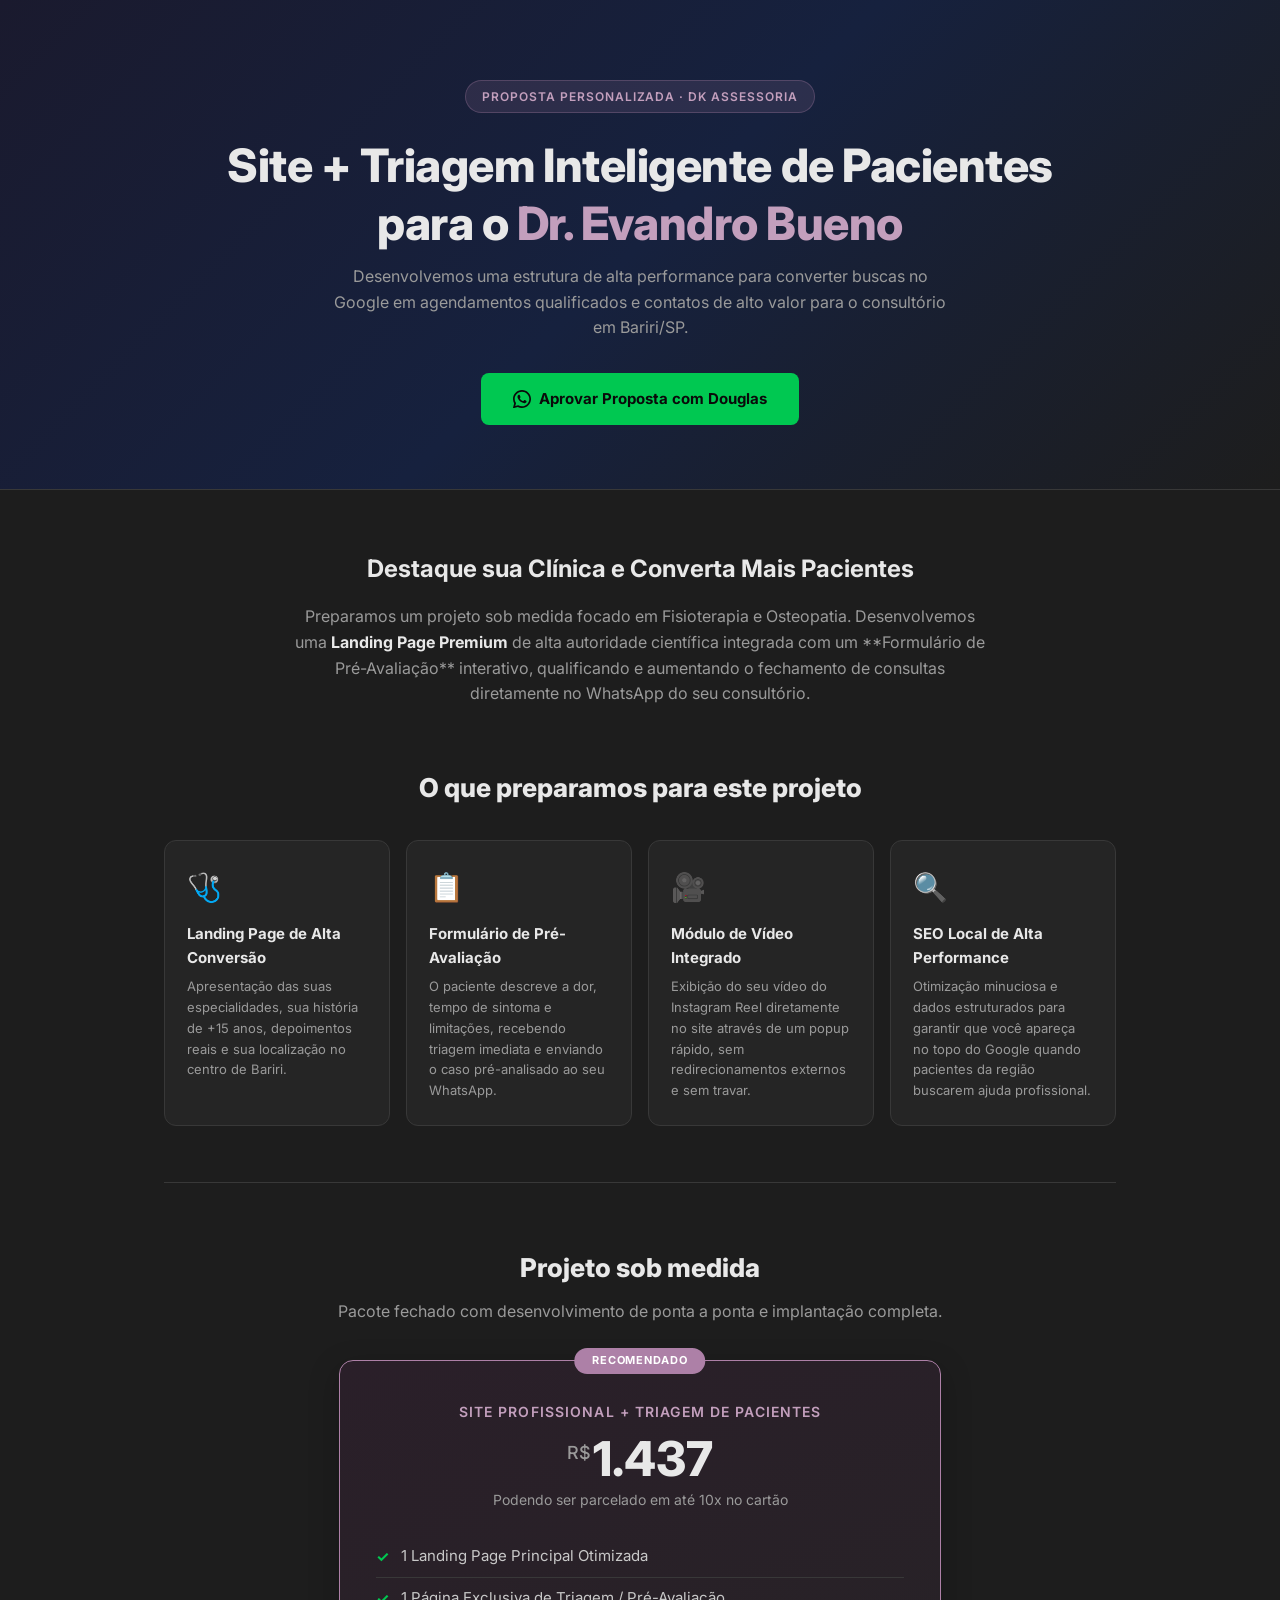
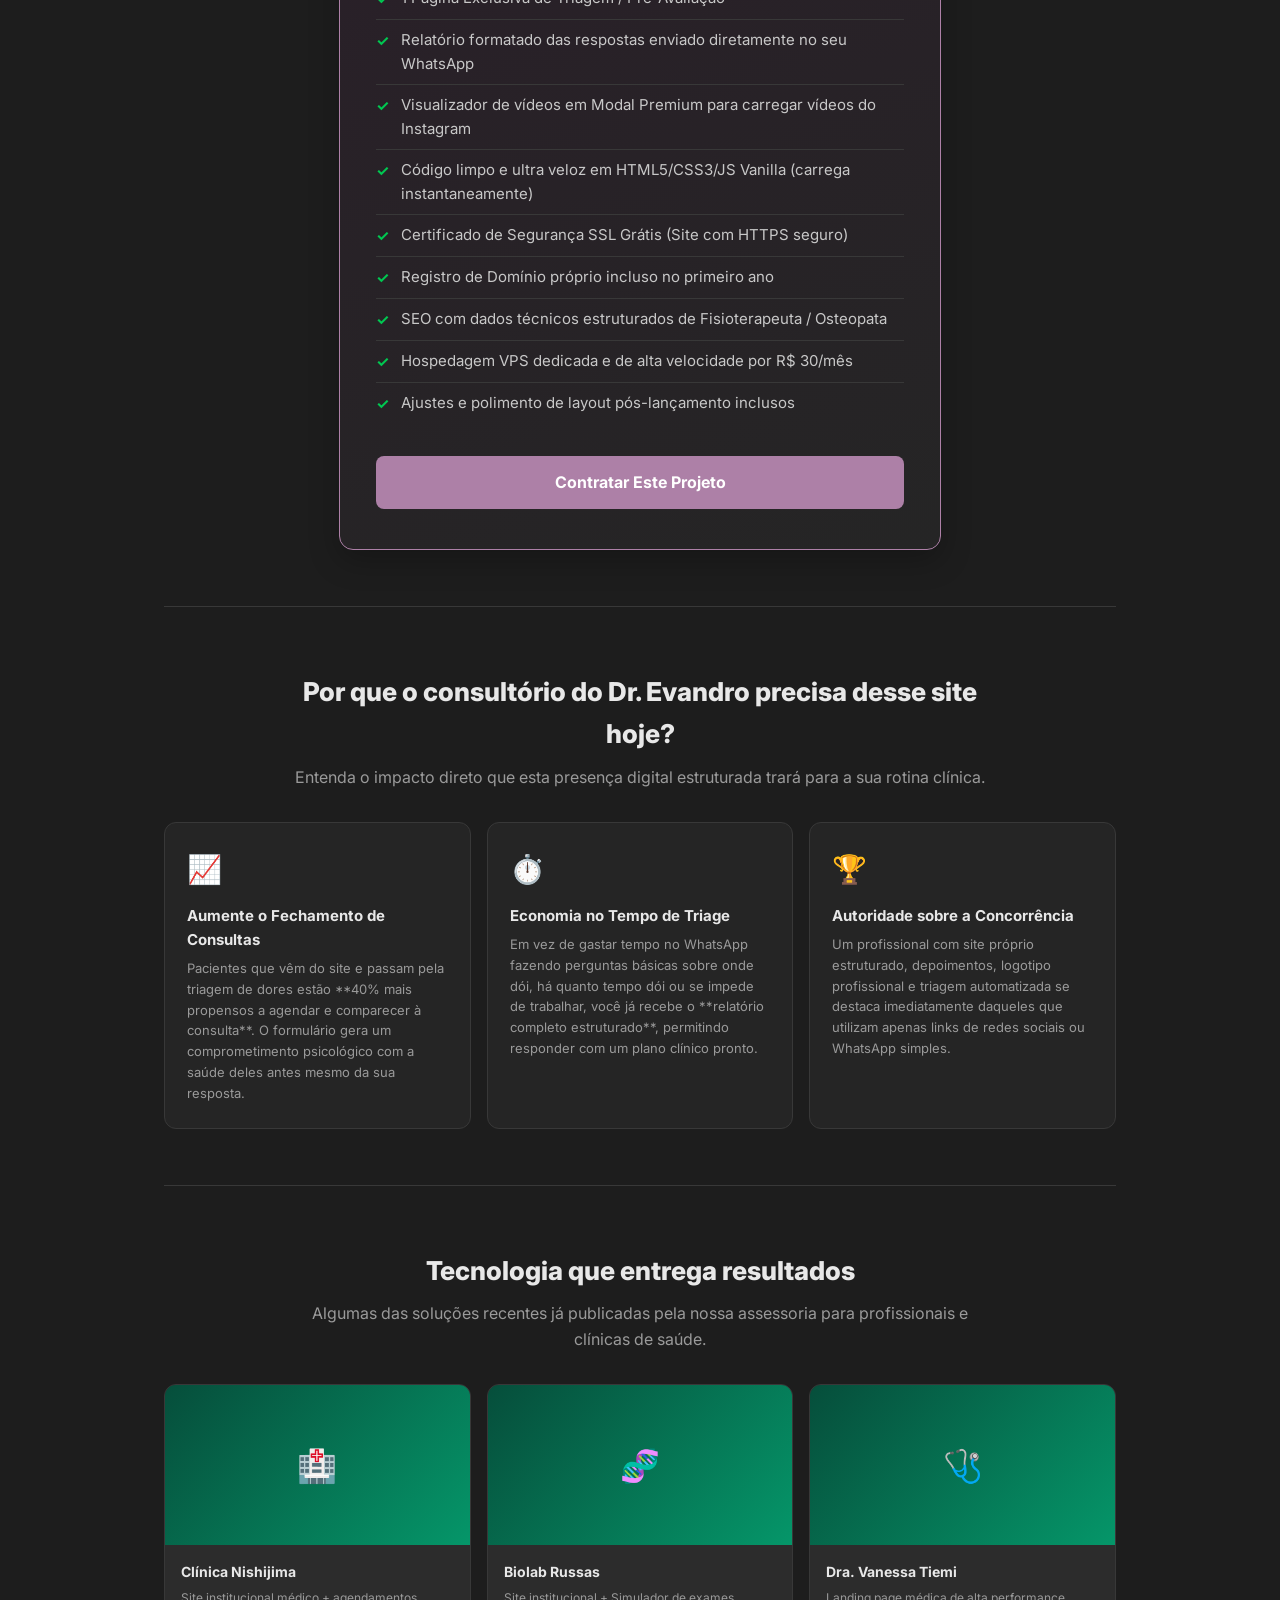
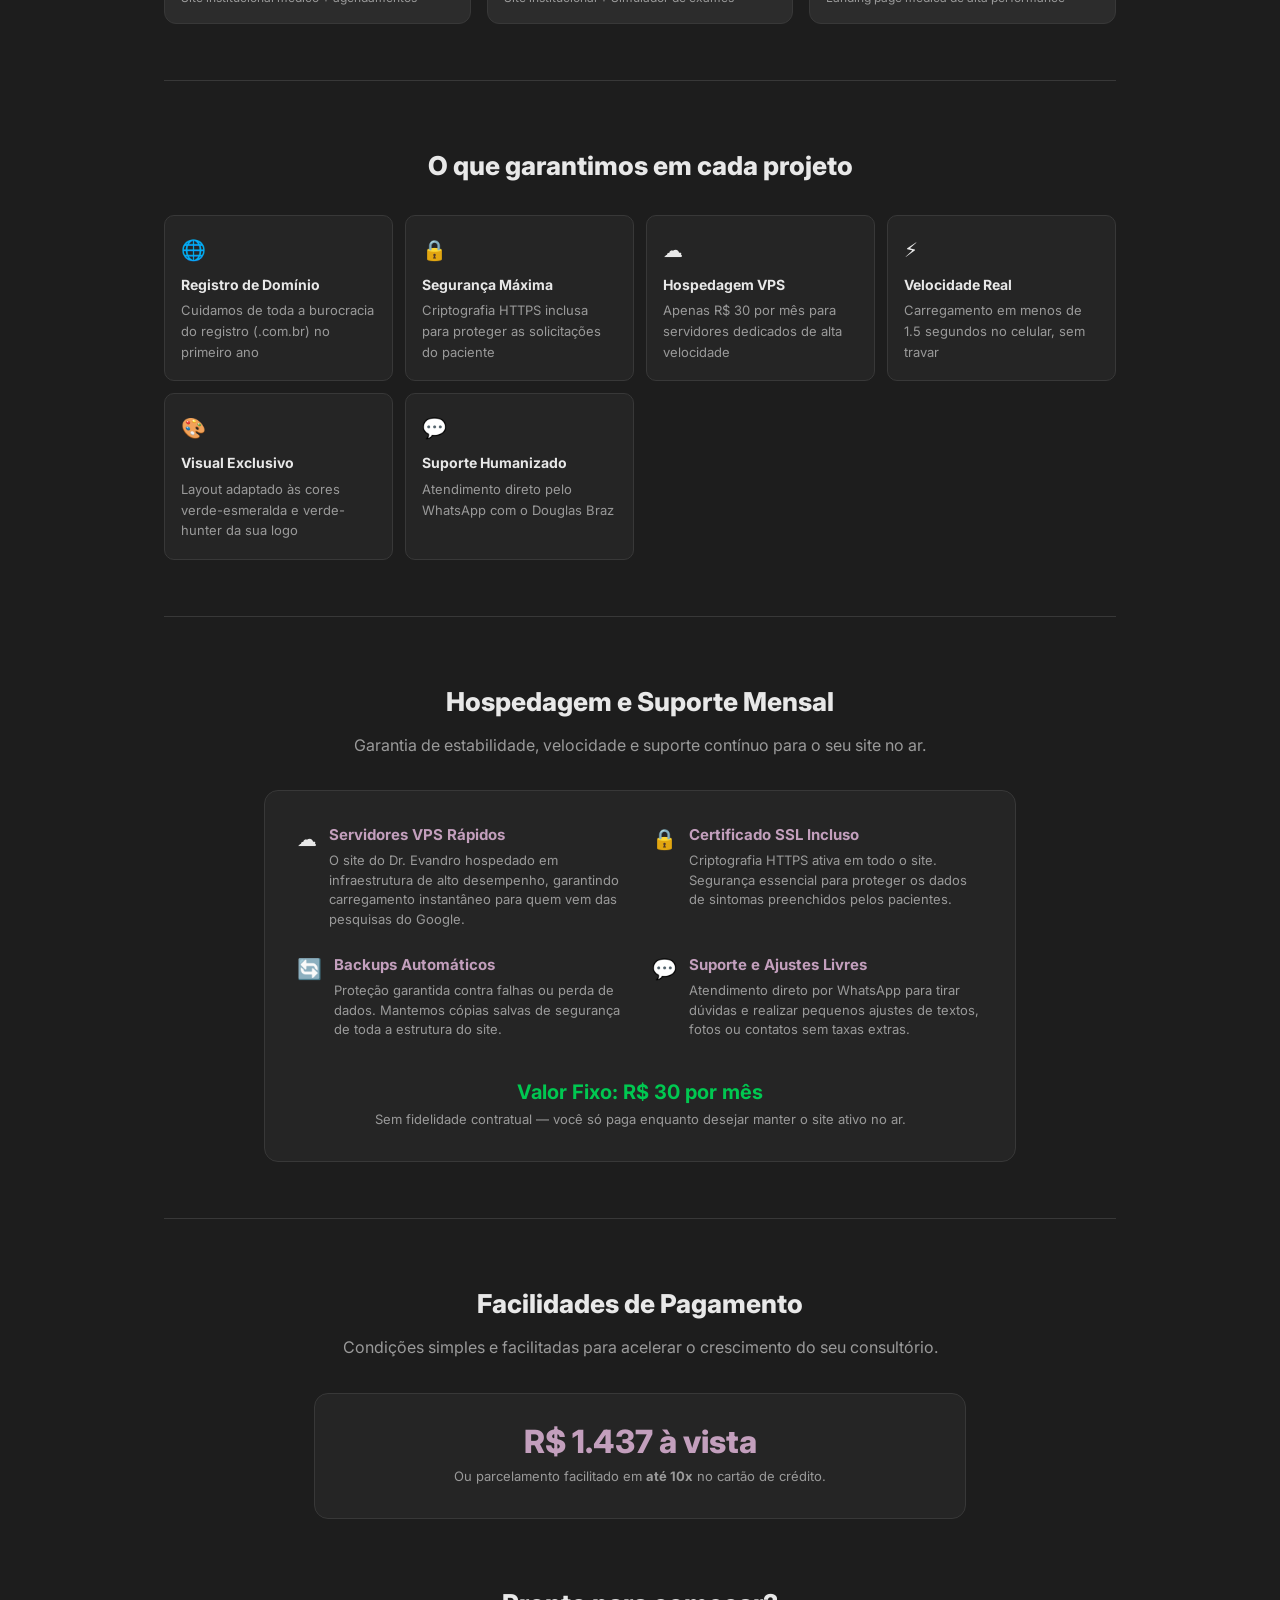
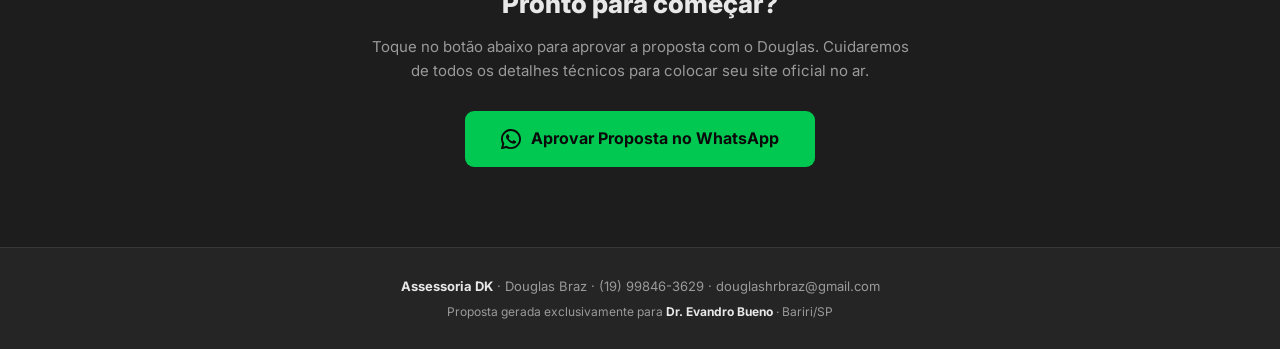
<file: src/proposta-personalizada-evandro-fisioterapia.html>
<!DOCTYPE html>
<html lang="pt-BR">
<head>
  <meta charset="UTF-8" />
  <meta name="viewport" content="width=device-width, initial-scale=1.0" />
  <title>Proposta de Site — Dr. Evandro Bueno · DK Assessoria</title>
  <link rel="preconnect" href="https://fonts.googleapis.com" />
  <link rel="preconnect" href="https://fonts.gstatic.com" crossorigin />
  <link href="https://fonts.googleapis.com/css2?family=Inter:wght@400;500;600;700;800&display=swap" rel="stylesheet" />
  <style>
    *, *::before, *::after { box-sizing: border-box; margin: 0; padding: 0; }

    :root {
      --bg:        #1D1D1D;
      --bg2:       #252525;
      --bg3:       #2C2C2C;
      --purple:    #AD80A7;
      --purple-lt: #C39FBD;
      --green:     #00C851;
      --text:      #E8E8E8;
      --muted:     #9A9A9A;
      --border:    #383838;
    }

    body {
      font-family: 'Inter', system-ui, sans-serif;
      background: var(--bg);
      color: var(--text);
      line-height: 1.6;
    }

    /* ── HERO ── */
    .hero {
      background: linear-gradient(135deg, #1a1a2e 0%, #16213e 50%, #1D1D1D 100%);
      border-bottom: 1px solid var(--border);
      padding: 80px 24px 64px;
      text-align: center;
    }

    .hero .badge {
      display: inline-block;
      background: rgba(173, 128, 167, 0.15);
      color: var(--purple-lt);
      border: 1px solid rgba(173, 128, 167, 0.3);
      border-radius: 999px;
      font-size: 12px;
      font-weight: 600;
      letter-spacing: .08em;
      text-transform: uppercase;
      padding: 6px 16px;
      margin-bottom: 24px;
    }

    .hero h1 {
      font-size: clamp(28px, 5vw, 46px);
      font-weight: 800;
      line-height: 1.25;
      margin-bottom: 12px;
      letter-spacing: -0.01em;
    }

    .hero h1 span.empresa {
      color: var(--purple-lt);
    }

    .hero .subtitle {
      font-size: 16px;
      color: var(--muted);
      max-width: 620px;
      margin: 0 auto 32px;
    }

    .hero .cta-hero {
      display: inline-flex;
      align-items: center;
      gap: 8px;
      background: var(--green);
      color: #0a0a0a;
      font-weight: 700;
      font-size: 15px;
      text-decoration: none;
      padding: 14px 32px;
      border-radius: 8px;
      transition: opacity .2s;
    }
    .hero .cta-hero:hover { opacity: .88; }

    /* ── INTRO ── */
    .intro {
      max-width: 750px;
      margin: 0 auto;
      padding: 60px 24px 0;
      text-align: center;
    }
    .intro h2 {
      font-size: 24px;
      font-weight: 700;
      margin-bottom: 16px;
      color: var(--text);
    }
    .intro p {
      color: var(--muted);
      font-size: 16px;
      margin-bottom: 16px;
    }
    .intro strong { color: var(--text); }

    /* ── SECTION TITLES ── */
    .section-title {
      text-align: center;
      padding: 64px 24px 0;
      max-width: 750px;
      margin: 0 auto;
    }
    .section-title h2 {
      font-size: 26px;
      font-weight: 800;
      margin-bottom: 10px;
    }
    .section-title p { color: var(--muted); font-size: 16px; }

    /* ── PLANOS ── */
    .plans-grid {
      display: grid;
      grid-template-columns: 1fr;
      max-width: 650px;
      margin: 36px auto 0;
      padding: 0 24px;
    }

    .plan {
      background: var(--bg2);
      border: 1px solid var(--border);
      border-radius: 14px;
      padding: 40px 36px;
      position: relative;
      display: flex;
      flex-direction: column;
      border-color: var(--purple);
      background: linear-gradient(160deg, #2a1f29 0%, var(--bg2) 100%);
      box-shadow: 0 10px 30px rgba(0,0,0,0.25);
    }

    .plan .plan-badge {
      position: absolute;
      top: -13px;
      left: 50%;
      transform: translateX(-50%);
      background: var(--purple);
      color: #fff;
      font-size: 11px;
      font-weight: 700;
      letter-spacing: .07em;
      text-transform: uppercase;
      padding: 4px 18px;
      border-radius: 999px;
      white-space: nowrap;
    }

    .plan-name {
      font-size: 14px;
      font-weight: 600;
      text-transform: uppercase;
      letter-spacing: .08em;
      color: var(--purple-lt);
      margin-bottom: 12px;
      text-align: center;
    }

    .plan-price {
      font-size: 48px;
      font-weight: 800;
      line-height: 1;
      margin-bottom: 6px;
      text-align: center;
    }
    .plan-price span { font-size: 18px; font-weight: 500; vertical-align: super; margin-right: 2px; color: var(--muted); }

    .plan-period {
      font-size: 14px;
      color: var(--muted);
      margin-bottom: 24px;
      text-align: center;
    }

    .plan-features {
      list-style: none;
      margin-bottom: 32px;
    }
    .plan-features li {
      display: flex;
      align-items: flex-start;
      gap: 12px;
      font-size: 15px;
      color: #c8c8c8;
      padding: 8px 0;
      border-bottom: 1px solid var(--border);
    }
    .plan-features li:last-child { border-bottom: none; }
    .plan-features li::before {
      content: '✓';
      color: var(--green);
      font-weight: 700;
      flex-shrink: 0;
      margin-top: 1px;
    }

    .plan-cta {
      display: block;
      text-align: center;
      font-weight: 700;
      font-size: 16px;
      text-decoration: none;
      padding: 14px 24px;
      border-radius: 8px;
      transition: opacity .2s;
      background: var(--purple);
      color: #fff;
    }
    .plan-cta:hover { opacity: .88; }

    /* ── WHY ── */
    .why-grid {
      display: grid;
      grid-template-columns: repeat(auto-fit, minmax(220px, 1fr));
      gap: 16px;
      max-width: 1000px;
      margin: 32px auto 0;
      padding: 0 24px;
    }

    .why-card {
      background: var(--bg2);
      border: 1px solid var(--border);
      border-radius: 12px;
      padding: 24px 22px;
    }
    .why-card .icon {
      font-size: 28px;
      margin-bottom: 12px;
    }
    .why-card h3 { font-size: 15px; font-weight: 700; margin-bottom: 6px; }
    .why-card p  { font-size: 13px; color: var(--muted); }

    /* ── PORTFOLIO ── */
    .portfolio-grid {
      display: grid;
      grid-template-columns: repeat(auto-fit, minmax(260px, 1fr));
      gap: 16px;
      max-width: 1000px;
      margin: 32px auto 0;
      padding: 0 24px;
    }
    .portfolio-card {
      background: var(--bg3);
      border: 1px solid var(--border);
      border-radius: 12px;
      overflow: hidden;
    }
    .portfolio-img-placeholder {
      width: 100%;
      height: 160px;
      background: linear-gradient(135deg, #064e3b, #059669);
      display: flex;
      align-items: center;
      justify-content: center;
      font-size: 32px;
    }
    .portfolio-info { padding: 16px; }
    .portfolio-info h4 { font-size: 14px; font-weight: 700; margin-bottom: 4px; }
    .portfolio-info p  { font-size: 12px; color: var(--muted); }

    /* ── EXTRAS ── */
    .extras {
      max-width: 1000px;
      margin: 0 auto;
      padding: 0 24px;
    }
    .extras-grid {
      display: grid;
      grid-template-columns: repeat(auto-fit, minmax(200px, 1fr));
      gap: 12px;
      margin-top: 28px;
    }
    .extra-item {
      background: var(--bg2);
      border: 1px solid var(--border);
      border-radius: 10px;
      padding: 18px 16px;
      font-size: 13px;
    }
    .extra-item .extra-icon { font-size: 20px; margin-bottom: 8px; }
    .extra-item strong { display: block; margin-bottom: 4px; font-size: 14px; }
    .extra-item span { color: var(--muted); }

    /* ── HOSPEDAGEM ── */
    .hosting-box {
      max-width: 800px;
      margin: 32px auto 0;
      padding: 0 24px;
    }
    .hosting-inner {
      background: var(--bg2);
      border: 1px solid var(--border);
      border-radius: 14px;
      padding: 32px;
      display: grid;
      grid-template-columns: 1fr 1fr;
      gap: 24px;
    }
    @media (max-width: 600px) { .hosting-inner { grid-template-columns: 1fr; } }
    .hosting-item {
      display: flex;
      gap: 12px;
      align-items: flex-start;
    }
    .hosting-item .h-icon {
      font-size: 20px;
      flex-shrink: 0;
    }
    .hosting-item h4 {
      font-size: 15px;
      font-weight: 700;
      color: var(--purple-lt);
      margin-bottom: 4px;
    }
    .hosting-item p {
      font-size: 13px;
      color: var(--muted);
      line-height: 1.5;
    }

    /* ── PAGAMENTO ── */
    .payment-box {
      max-width: 700px;
      margin: 32px auto 0;
      padding: 0 24px;
    }
    .payment-inner {
      background: var(--bg2);
      border: 1px solid var(--border);
      border-radius: 14px;
      padding: 32px;
      display: grid;
      grid-template-columns: 1fr 1fr;
      gap: 24px;
      text-align: center;
    }
    @media (max-width: 500px) { .payment-inner { grid-template-columns: 1fr; } }
    .payment-step { text-align: center; }
    .payment-step .pct {
      font-size: 42px;
      font-weight: 800;
      color: var(--purple-lt);
      line-height: 1;
    }
    .payment-step p { font-size: 13px; color: var(--muted); margin-top: 6px; }

    /* ── CTA FINAL ── */
    .cta-final {
      text-align: center;
      padding: 64px 24px 80px;
      max-width: 600px;
      margin: 0 auto;
    }
    .cta-final h2 {
      font-size: 26px;
      font-weight: 800;
      margin-bottom: 10px;
    }
    .cta-final p { color: var(--muted); font-size: 15px; margin-bottom: 28px; }
    .cta-final .btn-main {
      display: inline-flex;
      align-items: center;
      gap: 10px;
      background: var(--green);
      color: #0a0a0a;
      font-weight: 700;
      font-size: 16px;
      text-decoration: none;
      padding: 15px 36px;
      border-radius: 9px;
      transition: opacity .2s;
    }
    .cta-final .btn-main:hover { opacity: .88; }

    /* ── FOOTER ── */
    footer {
      background: var(--bg2);
      border-top: 1px solid var(--border);
      padding: 28px 24px;
      text-align: center;
      font-size: 13px;
      color: var(--muted);
    }
    footer strong { color: var(--text); }

    /* Divider */
    .divider { max-width: 1000px; margin: 56px auto 0; padding: 0 24px; }
    .divider hr { border: none; border-top: 1px solid var(--border); }
  </style>
</head>
<body>

  <!-- HERO -->
  <section class="hero">
    <div class="badge">Proposta Personalizada · DK Assessoria</div>
    <h1>Site + Triagem Inteligente de Pacientes<br>para o <span class="empresa">Dr. Evandro Bueno</span></h1>
    <p class="subtitle">Desenvolvemos uma estrutura de alta performance para converter buscas no Google em agendamentos qualificados e contatos de alto valor para o consultório em Bariri/SP.</p>
    <a href="https://wa.me/5519998463629?text=Ola%20Douglas%2C%20gostei%20da%20proposta%20do%20Dr.%20Evandro%20Bueno%20e%20quero%20fechar!" class="cta-hero">
      <svg width="18" height="18" fill="currentColor" viewBox="0 0 24 24"><path d="M17.472 14.382c-.297-.149-1.758-.867-2.03-.967-.273-.099-.471-.148-.67.15-.197.297-.767.966-.94 1.164-.173.199-.347.223-.644.075-.297-.15-1.255-.463-2.39-1.475-.883-.788-1.48-1.761-1.653-2.059-.173-.297-.018-.458.13-.606.134-.133.298-.347.446-.52.149-.174.198-.298.298-.497.099-.198.05-.371-.025-.52-.075-.149-.669-1.612-.916-2.207-.242-.579-.487-.5-.669-.51-.173-.008-.371-.01-.57-.01-.198 0-.52.074-.792.372-.272.297-1.04 1.016-1.04 2.479 0 1.462 1.065 2.875 1.213 3.074.149.198 2.096 3.2 5.077 4.487.709.306 1.262.489 1.694.625.712.227 1.36.195 1.871.118.571-.085 1.758-.719 2.006-1.413.248-.694.248-1.289.173-1.413-.074-.124-.272-.198-.57-.347z"/><path d="M12 0C5.373 0 0 5.373 0 12c0 2.127.558 4.126 1.533 5.856L.057 23.215a.75.75 0 0 0 .928.928l5.359-1.476A11.944 11.944 0 0 0 12 24c6.627 0 12-5.373 12-12S18.627 0 12 0zm0 21.75a9.698 9.698 0 0 1-4.951-1.353l-.355-.21-3.682 1.014 1.014-3.682-.21-.355A9.698 9.698 0 0 1 2.25 12C2.25 6.615 6.615 2.25 12 2.25S21.75 6.615 21.75 12 17.385 21.75 12 21.75z"/></svg>
      Aprovar Proposta com Douglas
    </a>
  </section>

  <!-- INTRO -->
  <div class="intro">
    <h2>Destaque sua Clínica e Converta Mais Pacientes</h2>
    <p>Preparamos um projeto sob medida focado em Fisioterapia e Osteopatia. Desenvolvemos uma <strong>Landing Page Premium</strong> de alta autoridade científica integrada com um **Formulário de Pré-Avaliação** interativo, qualificando e aumentando o fechamento de consultas diretamente no WhatsApp do seu consultório.</p>
  </div>

  <!-- WHY CARDS -->
  <div class="section-title" style="padding-top: 44px;">
    <h2>O que preparamos para este projeto</h2>
  </div>
  <div class="why-grid">
    <div class="why-card">
      <div class="icon">🩺</div>
      <h3>Landing Page de Alta Conversão</h3>
      <p>Apresentação das suas especialidades, sua história de +15 anos, depoimentos reais e sua localização no centro de Bariri.</p>
    </div>
    <div class="why-card">
      <div class="icon">📋</div>
      <h3>Formulário de Pré-Avaliação</h3>
      <p>O paciente descreve a dor, tempo de sintoma e limitações, recebendo triagem imediata e enviando o caso pré-analisado ao seu WhatsApp.</p>
    </div>
    <div class="why-card">
      <div class="icon">🎥</div>
      <h3>Módulo de Vídeo Integrado</h3>
      <p>Exibição do seu vídeo do Instagram Reel diretamente no site através de um popup rápido, sem redirecionamentos externos e sem travar.</p>
    </div>
    <div class="why-card">
      <div class="icon">🔍</div>
      <h3>SEO Local de Alta Performance</h3>
      <p>Otimização minuciosa e dados estruturados para garantir que você apareça no topo do Google quando pacientes da região buscarem ajuda profissional.</p>
    </div>
  </div>

  <div class="divider"><hr/></div>

  <!-- PLANOS -->
  <div class="section-title">
    <h2>Projeto sob medida</h2>
    <p>Pacote fechado com desenvolvimento de ponta a ponta e implantação completa.</p>
  </div>

  <div class="plans-grid">
    <div class="plan">
      <div class="plan-badge">Recomendado</div>
      <div class="plan-name">Site Profissional + Triagem de Pacientes</div>
      <div class="plan-price"><span>R$</span>1.437</div>
      <div class="plan-period">Podendo ser parcelado em até 10x no cartão</div>
      <ul class="plan-features">
        <li>1 Landing Page Principal Otimizada</li>
        <li>1 Página Exclusiva de Triagem / Pré-Avaliação</li>
        <li>Relatório formatado das respostas enviado diretamente no seu WhatsApp</li>
        <li>Visualizador de vídeos em Modal Premium para carregar vídeos do Instagram</li>
        <li>Código limpo e ultra veloz em HTML5/CSS3/JS Vanilla (carrega instantaneamente)</li>
        <li>Certificado de Segurança SSL Grátis (Site com HTTPS seguro)</li>
        <li>Registro de Domínio próprio incluso no primeiro ano</li>
        <li>SEO com dados técnicos estruturados de Fisioterapeuta / Osteopata</li>
        <li>Hospedagem VPS dedicada e de alta velocidade por R$ 30/mês</li>
        <li>Ajustes e polimento de layout pós-lançamento inclusos</li>
      </ul>
      <a href="https://wa.me/5519998463629?text=Ola%20Douglas%2C%20quero%20contratar%20o%20projeto%20do%20Dr.%20Evandro%20Bueno%20por%20R%241437!" class="plan-cta">Contratar Este Projeto</a>
    </div>
  </div>

  <div class="divider"><hr/></div>

  <!-- POR QUE UM SITE HOJE & NECESSIDADE -->
  <div class="section-title">
    <h2>Por que o consultório do Dr. Evandro precisa desse site hoje?</h2>
    <p>Entenda o impacto direto que esta presença digital estruturada trará para a sua rotina clínica.</p>
  </div>
  
  <div class="why-grid" style="grid-template-columns: repeat(auto-fit, minmax(280px, 1fr));">
    <div class="why-card">
      <div class="icon">📈</div>
      <h3>Aumente o Fechamento de Consultas</h3>
      <p>Pacientes que vêm do site e passam pela triagem de dores estão **40% mais propensos a agendar e comparecer à consulta**. O formulário gera um comprometimento psicológico com a saúde deles antes mesmo da sua resposta.</p>
    </div>
    <div class="why-card">
      <div class="icon">⏱️</div>
      <h3>Economia no Tempo de Triage</h3>
      <p>Em vez de gastar tempo no WhatsApp fazendo perguntas básicas sobre onde dói, há quanto tempo dói ou se impede de trabalhar, você já recebe o **relatório completo estruturado**, permitindo responder com um plano clínico pronto.</p>
    </div>
    <div class="why-card">
      <div class="icon">🏆</div>
      <h3>Autoridade sobre a Concorrência</h3>
      <p>Um profissional com site próprio estruturado, depoimentos, logotipo profissional e triagem automatizada se destaca imediatamente daqueles que utilizam apenas links de redes sociais ou WhatsApp simples.</p>
    </div>
  </div>

  <div class="divider"><hr/></div>

  <!-- PORTFOLIO -->
  <div class="section-title">
    <h2>Tecnologia que entrega resultados</h2>
    <p>Algumas das soluções recentes já publicadas pela nossa assessoria para profissionais e clínicas de saúde.</p>
  </div>

  <div class="portfolio-grid">
    <div class="portfolio-card">
      <div class="portfolio-img-placeholder">🏥</div>
      <div class="portfolio-info">
        <h4>Clínica Nishijima</h4>
        <p>Site institucional médico + agendamentos</p>
      </div>
    </div>
    <div class="portfolio-card">
      <div class="portfolio-img-placeholder">🧬</div>
      <div class="portfolio-info">
        <h4>Biolab Russas</h4>
        <p>Site institucional + Simulador de exames</p>
      </div>
    </div>
    <div class="portfolio-card">
      <div class="portfolio-img-placeholder">🩺</div>
      <div class="portfolio-info">
        <h4>Dra. Vanessa Tiemi</h4>
        <p>Landing page médica de alta performance</p>
      </div>
    </div>
  </div>

  <div class="divider"><hr/></div>

  <!-- EXTRAS -->
  <div class="section-title">
    <h2>O que garantimos em cada projeto</h2>
  </div>
  <div class="extras">
    <div class="extras-grid">
      <div class="extra-item">
        <div class="extra-icon">🌐</div>
        <strong>Registro de Domínio</strong>
        <span>Cuidamos de toda a burocracia do registro (.com.br) no primeiro ano</span>
      </div>
      <div class="extra-item">
        <div class="extra-icon">🔒</div>
        <strong>Segurança Máxima</strong>
        <span>Criptografia HTTPS inclusa para proteger as solicitações do paciente</span>
      </div>
      <div class="extra-item">
        <div class="extra-icon">☁️</div>
        <strong>Hospedagem VPS</strong>
        <span>Apenas R$ 30 por mês para servidores dedicados de alta velocidade</span>
      </div>
      <div class="extra-item">
        <div class="extra-icon">⚡</div>
        <strong>Velocidade Real</strong>
        <span>Carregamento em menos de 1.5 segundos no celular, sem travar</span>
      </div>
      <div class="extra-item">
        <div class="extra-icon">🎨</div>
        <strong>Visual Exclusivo</strong>
        <span>Layout adaptado às cores verde-esmeralda e verde-hunter da sua logo</span>
      </div>
      <div class="extra-item">
        <div class="extra-icon">💬</div>
        <strong>Suporte Humanizado</strong>
        <span>Atendimento direto pelo WhatsApp com o Douglas Braz</span>
      </div>
    </div>
  </div>

  <div class="divider"><hr/></div>

  <!-- HOSPEDAGEM & SUPORTE -->
  <div class="section-title">
    <h2>Hospedagem e Suporte Mensal</h2>
    <p>Garantia de estabilidade, velocidade e suporte contínuo para o seu site no ar.</p>
  </div>
  <div class="hosting-box">
    <div class="hosting-inner">
      <div class="hosting-item">
        <div class="h-icon">☁️</div>
        <div>
          <h4>Servidores VPS Rápidos</h4>
          <p>O site do Dr. Evandro hospedado em infraestrutura de alto desempenho, garantindo carregamento instantâneo para quem vem das pesquisas do Google.</p>
        </div>
      </div>
      <div class="hosting-item">
        <div class="h-icon">🔒</div>
        <div>
          <h4>Certificado SSL Incluso</h4>
          <p>Criptografia HTTPS ativa em todo o site. Segurança essencial para proteger os dados de sintomas preenchidos pelos pacientes.</p>
        </div>
      </div>
      <div class="hosting-item">
        <div class="h-icon">🔄</div>
        <div>
          <h4>Backups Automáticos</h4>
          <p>Proteção garantida contra falhas ou perda de dados. Mantemos cópias salvas de segurança de toda a estrutura do site.</p>
        </div>
      </div>
      <div class="hosting-item">
        <div class="h-icon">💬</div>
        <div>
          <h4>Suporte e Ajustes Livres</h4>
          <p>Atendimento direto por WhatsApp para tirar dúvidas e realizar pequenos ajustes de textos, fotos ou contatos sem taxas extras.</p>
        </div>
      </div>
      <div class="hosting-item" style="grid-column: span 2; text-align: center; justify-content: center; margin-top: 12px;">
        <div style="width: 100%;">
          <h4 style="font-size: 20px; color: var(--green); margin-bottom: 2px;">Valor Fixo: R$ 30 por mês</h4>
          <p style="font-size: 13px;">Sem fidelidade contratual — você só paga enquanto desejar manter o site ativo no ar.</p>
        </div>
      </div>
    </div>
  </div>

  <div class="divider"><hr/></div>

  <!-- PAGAMENTO -->
  <div class="section-title">
    <h2>Facilidades de Pagamento</h2>
    <p>Condições simples e facilitadas para acelerar o crescimento do seu consultório.</p>
  </div>
  <div class="payment-box">
    <div class="payment-inner">
      <div class="payment-step" style="grid-column: span 2;">
        <div class="pct" style="font-size: 32px; margin-bottom: 8px;">R$ 1.437 à vista</div>
        <p>Ou parcelamento facilitado em <strong>até 10x</strong> no cartão de crédito.</p>
      </div>
    </div>
  </div>

  <!-- CTA FINAL -->
  <div class="cta-final">
    <h2>Pronto para começar?</h2>
    <p>Toque no botão abaixo para aprovar a proposta com o Douglas. Cuidaremos de todos os detalhes técnicos para colocar seu site oficial no ar.</p>
    <a href="https://wa.me/5519998463629?text=Ola%20Douglas%2C%20vi%20a%20proposta%20personalizada%20para%20o%20Dr.%20Evandro%20Bueno%20e%20quero%20comecar!" class="btn-main">
      <svg width="20" height="20" fill="currentColor" viewBox="0 0 24 24"><path d="M17.472 14.382c-.297-.149-1.758-.867-2.03-.967-.273-.099-.471-.148-.67.15-.197.297-.767.966-.94 1.164-.173.199-.347.223-.644.075-.297-.15-1.255-.463-2.39-1.475-.883-.788-1.48-1.761-1.653-2.059-.173-.297-.018-.458.13-.606.134-.133.298-.347.446-.52.149-.174.198-.298.298-.497.099-.198.05-.371-.025-.52-.075-.149-.669-1.612-.916-2.207-.242-.579-.487-.5-.669-.51-.173-.008-.371-.01-.57-.01-.198 0-.52.074-.792.372-.272.297-1.04 1.016-1.04 2.479 0 1.462 1.065 2.875 1.213 3.074.149.198 2.096 3.2 5.077 4.487.709.306 1.262.489 1.694.625.712.227 1.36.195 1.871.118.571-.085 1.758-.719 2.006-1.413.248-.694.248-1.289.173-1.413-.074-.124-.272-.198-.57-.347z"/><path d="M12 0C5.373 0 0 5.373 0 12c0 2.127.558 4.126 1.533 5.856L.057 23.215a.75.75 0 0 0 .928.928l5.359-1.476A11.944 11.944 0 0 0 12 24c6.627 0 12-5.373 12-12S18.627 0 12 0zm0 21.75a9.698 9.698 0 0 1-4.951-1.353l-.355-.21-3.682 1.014 1.014-3.682-.21-.355A9.698 9.698 0 0 1 2.25 12C2.25 6.615 6.615 2.25 12 2.25S21.75 6.615 21.75 12 17.385 21.75 12 21.75z"/></svg>
      Aprovar Proposta no WhatsApp
    </a>
  </div>

  <!-- FOOTER -->
  <footer>
    <strong>Assessoria DK</strong> · Douglas Braz · (19) 99846-3629 · douglashrbraz@gmail.com<br/>
    <span style="font-size:12px;margin-top:6px;display:block;">Proposta gerada exclusivamente para <strong>Dr. Evandro Bueno</strong> · Bariri/SP</span>
  </footer>

</body>
</html>
</file>
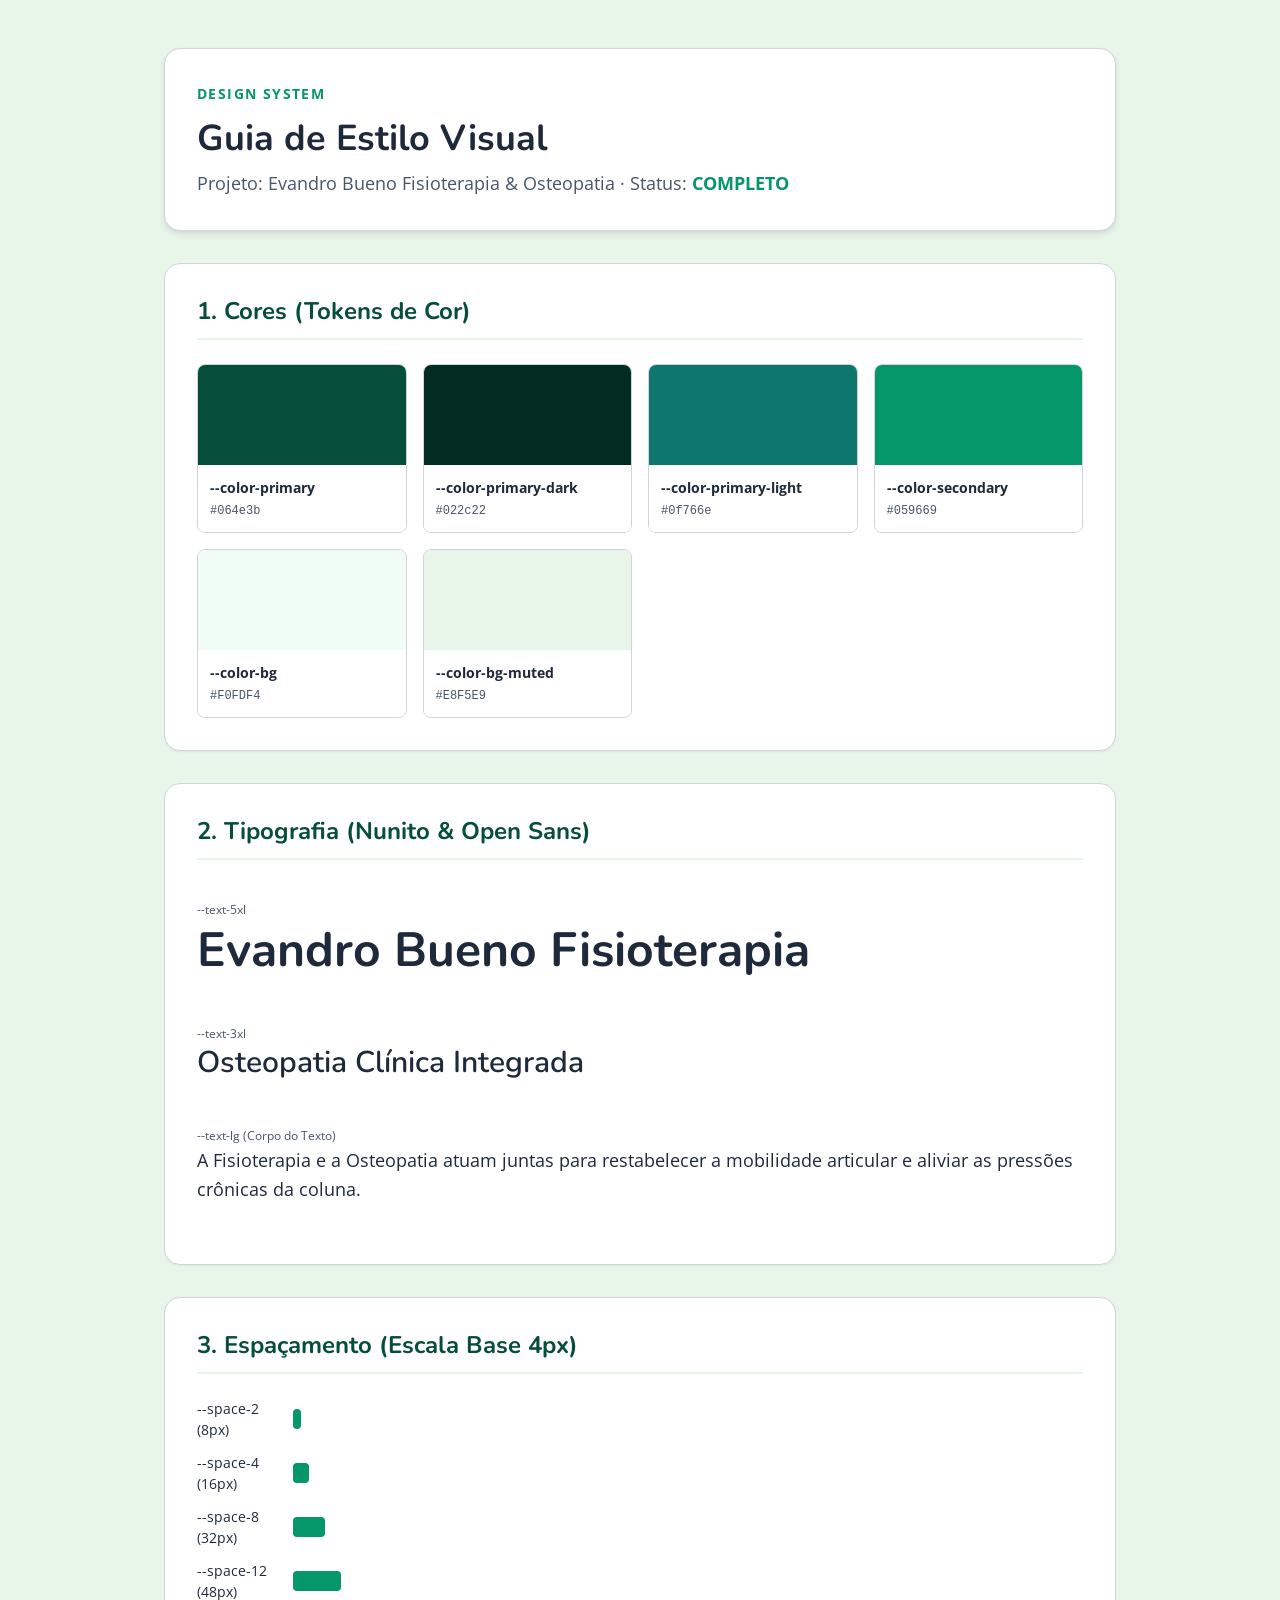
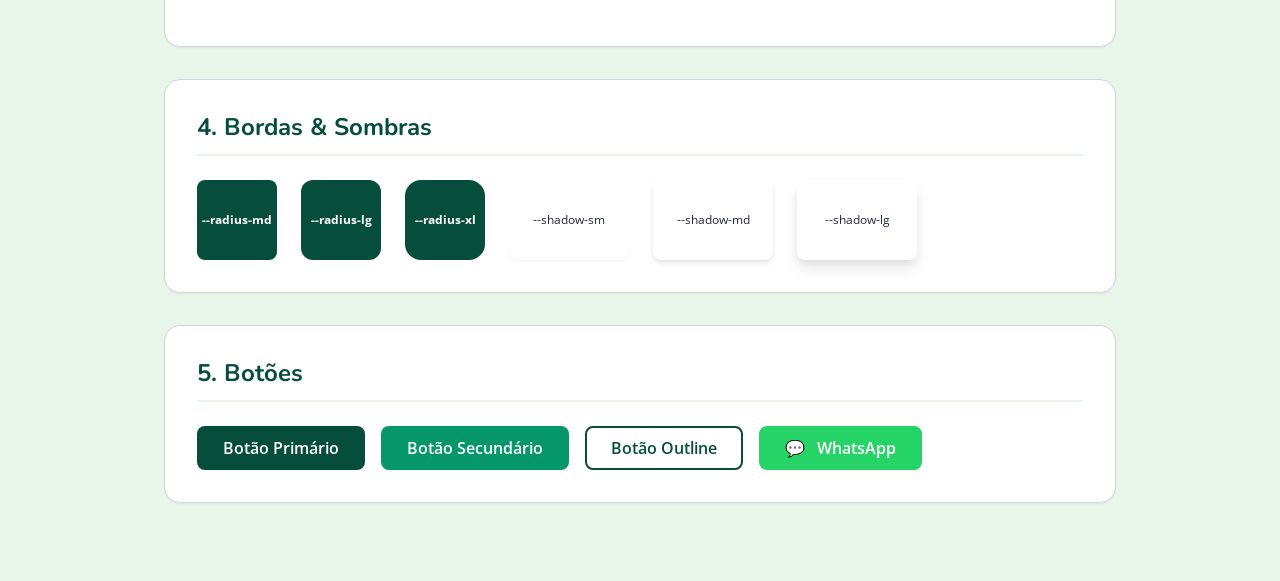
<file: src/style-guide.html>
<!DOCTYPE html>
<html lang="pt-BR">
<head>
  <meta charset="UTF-8">
  <meta name="viewport" content="width=device-width, initial-scale=1.0">
  <title>Style Guide — Evandro Bueno</title>
  <link rel="stylesheet" href="css/main.css">
  <style>
    /* Estilos locais para o Style Guide */
    body {
      background-color: var(--color-bg-muted);
      padding: var(--space-12) 0;
    }
    .sg-container {
      max-width: 1000px;
      margin: 0 auto;
      padding: 0 var(--container-gutter);
    }
    .sg-header {
      background-color: var(--color-surface);
      padding: var(--space-8);
      border-radius: var(--radius-xl);
      border: 1px solid var(--color-border);
      box-shadow: var(--shadow-md);
      margin-bottom: var(--space-8);
    }
    .sg-section {
      background-color: var(--color-surface);
      padding: var(--space-8);
      border-radius: var(--radius-xl);
      border: 1px solid var(--color-border);
      box-shadow: var(--shadow-sm);
      margin-bottom: var(--space-8);
    }
    .sg-title {
      font-size: var(--text-2xl);
      font-weight: var(--font-weight-bold);
      color: var(--color-primary);
      margin-bottom: var(--space-6);
      border-bottom: 2px solid var(--color-bg-muted);
      padding-bottom: var(--space-3);
    }
    .color-grid {
      display: grid;
      grid-template-columns: repeat(auto-fit, minmax(180px, 1fr));
      gap: var(--space-4);
    }
    .color-swatch {
      border: 1px solid var(--color-border);
      border-radius: var(--radius-md);
      overflow: hidden;
      display: flex;
      flex-direction: column;
    }
    .color-preview {
      height: 100px;
    }
    .color-info {
      padding: var(--space-3);
      font-size: var(--text-sm);
      background-color: var(--color-surface);
    }
    .color-info strong {
      display: block;
      color: var(--color-text);
    }
    .color-info span {
      color: var(--color-text-muted);
      font-family: monospace;
      font-size: var(--text-xs);
    }
    .font-sample {
      margin-bottom: var(--space-4);
      padding: var(--space-3) 0;
    }
    .space-row {
      display: flex;
      align-items: center;
      gap: var(--space-4);
      margin-bottom: var(--space-3);
    }
    .space-bar {
      height: 20px;
      background-color: var(--color-secondary);
      border-radius: var(--radius-sm);
    }
    .radius-box {
      width: 80px;
      height: 80px;
      background-color: var(--color-primary);
      color: #FFFFFF;
      display: flex;
      align-items: center;
      justify-content: center;
      font-size: var(--text-xs);
      font-weight: var(--font-weight-bold);
    }
  </style>
</head>
<body>

  <div class="sg-container">
    
    <!-- HEADER -->
    <header class="sg-header">
      <span class="section__label">Design System</span>
      <h1 class="section__title" style="margin-bottom: var(--space-2)">Guia de Estilo Visual</h1>
      <p class="section__subtitle" style="margin: 0; max-width: 100%">
        Projeto: Evandro Bueno Fisioterapia & Osteopatia · Status: <strong style="color:var(--color-secondary)">COMPLETO</strong>
      </p>
    </header>

    <!-- CORES -->
    <section class="sg-section">
      <h2 class="sg-title">1. Cores (Tokens de Cor)</h2>
      <div class="color-grid">
        <div class="color-swatch">
          <div class="color-preview" style="background-color: var(--color-primary)"></div>
          <div class="color-info">
            <strong>--color-primary</strong>
            <span>#064e3b</span>
          </div>
        </div>
        <div class="color-swatch">
          <div class="color-preview" style="background-color: var(--color-primary-dark)"></div>
          <div class="color-info">
            <strong>--color-primary-dark</strong>
            <span>#022c22</span>
          </div>
        </div>
        <div class="color-swatch">
          <div class="color-preview" style="background-color: var(--color-primary-light)"></div>
          <div class="color-info">
            <strong>--color-primary-light</strong>
            <span>#0f766e</span>
          </div>
        </div>
        <div class="color-swatch">
          <div class="color-preview" style="background-color: var(--color-secondary)"></div>
          <div class="color-info">
            <strong>--color-secondary</strong>
            <span>#059669</span>
          </div>
        </div>
        <div class="color-swatch">
          <div class="color-preview" style="background-color: var(--color-bg)"></div>
          <div class="color-info">
            <strong>--color-bg</strong>
            <span>#F0FDF4</span>
          </div>
        </div>
        <div class="color-swatch">
          <div class="color-preview" style="background-color: var(--color-bg-muted)"></div>
          <div class="color-info">
            <strong>--color-bg-muted</strong>
            <span>#E8F5E9</span>
          </div>
        </div>
      </div>
    </section>

    <!-- TIPOGRAFIA -->
    <section class="sg-section">
      <h2 class="sg-title">2. Tipografia (Nunito & Open Sans)</h2>
      <div class="font-sample">
        <span style="font-size: var(--text-xs); color: var(--color-text-muted)">--text-5xl</span>
        <h3 style="font-size: var(--text-5xl); font-weight: var(--font-weight-bold)">Evandro Bueno Fisioterapia</h3>
      </div>
      <div class="font-sample">
        <span style="font-size: var(--text-xs); color: var(--color-text-muted)">--text-3xl</span>
        <h4 style="font-size: var(--text-3xl); font-weight: var(--font-weight-semibold)">Osteopatia Clínica Integrada</h4>
      </div>
      <div class="font-sample">
        <span style="font-size: var(--text-xs); color: var(--color-text-muted)">--text-lg (Corpo do Texto)</span>
        <p style="font-size: var(--text-lg)">
          A Fisioterapia e a Osteopatia atuam juntas para restabelecer a mobilidade articular e aliviar as pressões crônicas da coluna.
        </p>
      </div>
    </section>

    <!-- ESPAÇAMENTO -->
    <section class="sg-section">
      <h2 class="sg-title">3. Espaçamento (Escala Base 4px)</h2>
      <div class="space-row">
        <span style="width: 80px; font-size: var(--text-sm)">--space-2 (8px)</span>
        <div class="space-bar" style="width: var(--space-2)"></div>
      </div>
      <div class="space-row">
        <span style="width: 80px; font-size: var(--text-sm)">--space-4 (16px)</span>
        <div class="space-bar" style="width: var(--space-4)"></div>
      </div>
      <div class="space-row">
        <span style="width: 80px; font-size: var(--text-sm)">--space-8 (32px)</span>
        <div class="space-bar" style="width: var(--space-8)"></div>
      </div>
      <div class="space-row">
        <span style="width: 80px; font-size: var(--text-sm)">--space-12 (48px)</span>
        <div class="space-bar" style="width: var(--space-12)"></div>
      </div>
    </section>

    <!-- BORDAS E SOMBRAS -->
    <section class="sg-section">
      <h2 class="sg-title">4. Bordas & Sombras</h2>
      <div style="display: flex; gap: var(--space-6); flex-wrap: wrap">
        <div class="radius-box" style="border-radius: var(--radius-md)">--radius-md</div>
        <div class="radius-box" style="border-radius: var(--radius-lg)">--radius-lg</div>
        <div class="radius-box" style="border-radius: var(--radius-xl)">--radius-xl</div>
        
        <div style="width: 120px; height: 80px; background-color: var(--color-surface); border-radius: var(--radius-md); box-shadow: var(--shadow-sm); display:flex; align-items:center; justify-content:center; font-size: var(--text-xs)">
          --shadow-sm
        </div>
        <div style="width: 120px; height: 80px; background-color: var(--color-surface); border-radius: var(--radius-md); box-shadow: var(--shadow-md); display:flex; align-items:center; justify-content:center; font-size: var(--text-xs)">
          --shadow-md
        </div>
        <div style="width: 120px; height: 80px; background-color: var(--color-surface); border-radius: var(--radius-md); box-shadow: var(--shadow-lg); display:flex; align-items:center; justify-content:center; font-size: var(--text-xs)">
          --shadow-lg
        </div>
      </div>
    </section>

    <!-- COMPONENTES BOTÕES -->
    <section class="sg-section">
      <h2 class="sg-title">5. Botões</h2>
      <div style="display: flex; gap: var(--space-4); flex-wrap: wrap; align-items: center">
        <button class="btn btn--primary">Botão Primário</button>
        <button class="btn btn--secondary">Botão Secundário</button>
        <button class="btn btn--outline">Botão Outline</button>
        <button class="btn btn--whatsapp">
          <span>💬</span> WhatsApp
        </button>
      </div>
    </section>

  </div>

</body>
</html>
</file>
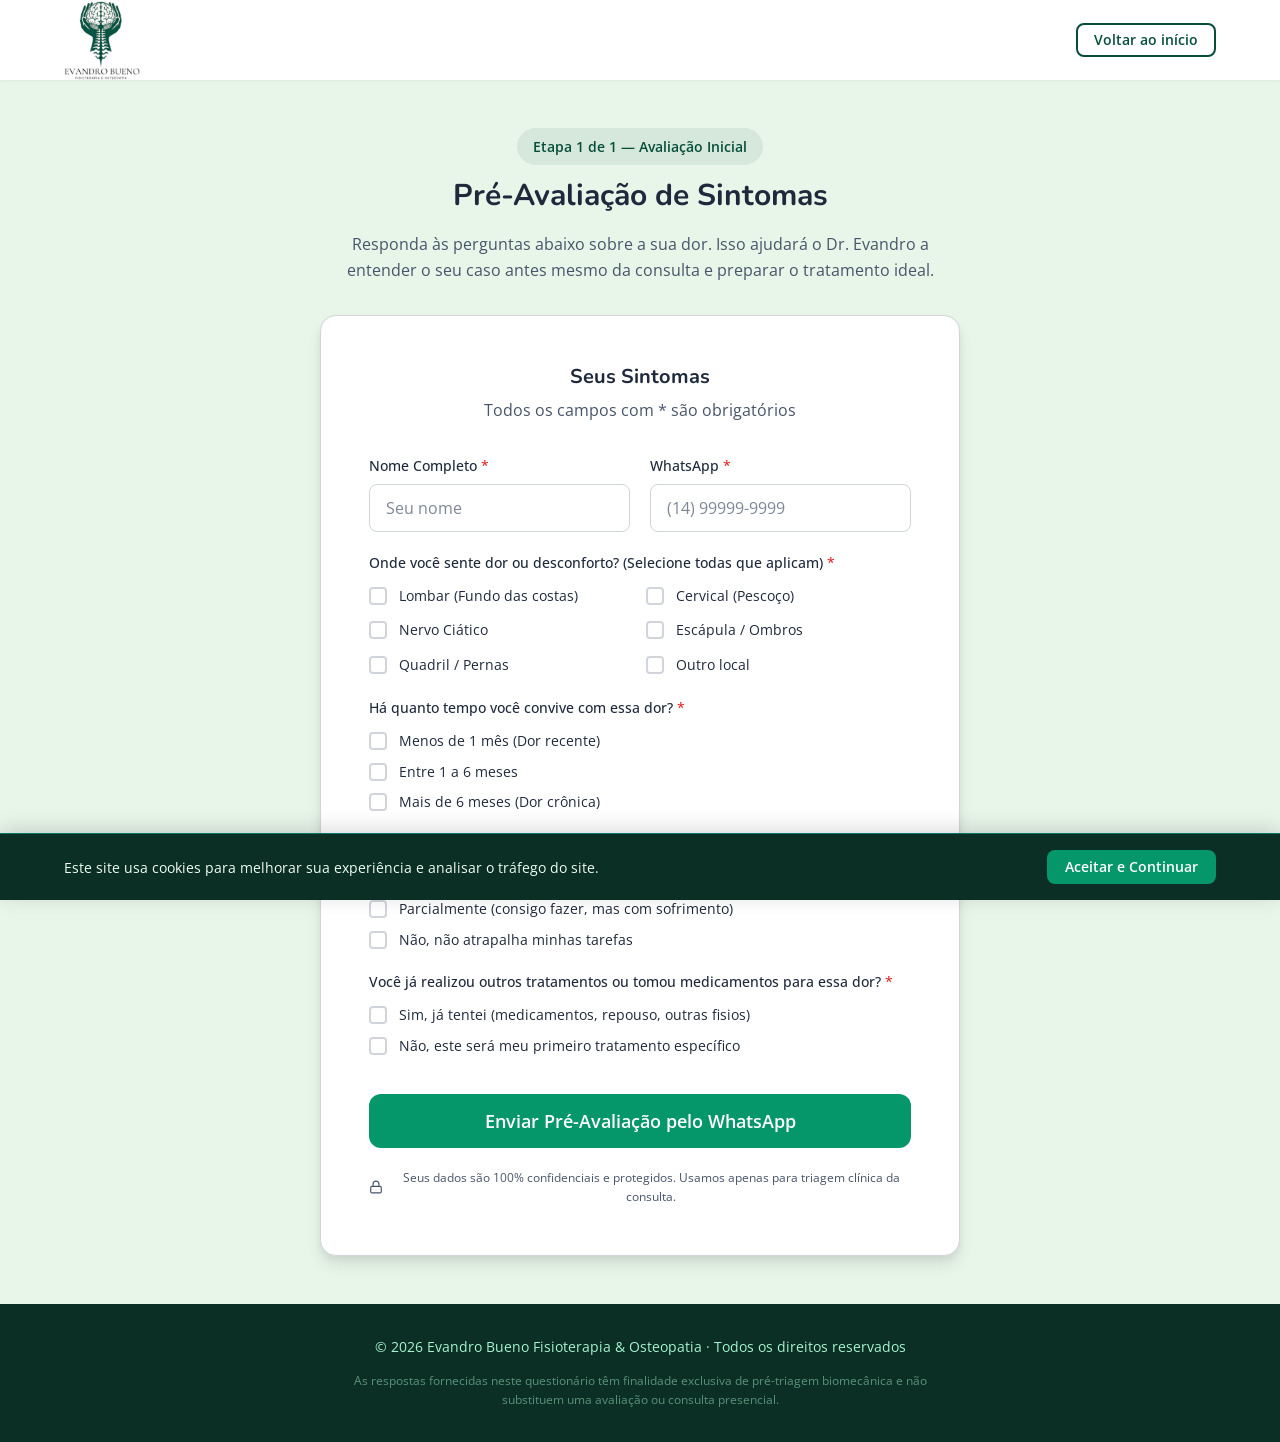
<file: src/pages/pre-avaliacao.html>
<!DOCTYPE html>
<html lang="pt-BR">
<head>
  <meta charset="UTF-8">
  <meta name="viewport" content="width=device-width, initial-scale=1.0">
  
  <!-- SEO Meta Tags -->
  <title>Pré-Avaliação de Sintomas | Dr. Evandro Bueno</title>
  <meta name="description" content="Preencha o questionário de pré-avaliação do Dr. Evandro Bueno para agilizar seu agendamento de Fisioterapia e Osteopatia em Bariri/SP.">
  <meta name="robots" content="index, follow">
  <link rel="canonical" href="https://evandrojbueno.com.br/pages/pre-avaliacao.html">

  <!-- Open Graph -->
  <meta property="og:title" content="Pré-Avaliação de Sintomas | Dr. Evandro Bueno">
  <meta property="og:description" content="Preencha o questionário de pré-avaliação do Dr. Evandro Bueno para agilizar seu agendamento de Fisioterapia e Osteopatia em Bariri/SP.">
  <meta property="og:type" content="website">
  <meta property="og:url" content="https://evandrojbueno.com.br/pages/pre-avaliacao.html">
  <meta property="og:image" content="https://evandrojbueno.com.br/assets/images/capa.jpg">
  <meta property="og:locale" content="pt_BR">

  <!-- Twitter Cards -->
  <meta name="twitter:card" content="summary_large_image">
  <meta name="twitter:title" content="Pré-Avaliação de Sintomas | Dr. Evandro Bueno">
  <meta name="twitter:description" content="Preencha o questionário de pré-avaliação do Dr. Evandro Bueno para agilizar seu agendamento de Fisioterapia e Osteopatia em Bariri/SP.">
  <meta name="twitter:image" content="https://evandrojbueno.com.br/assets/images/capa.jpg">

  <!-- Preconnect Google Fonts -->
  <link rel="preconnect" href="https://fonts.googleapis.com">
  <link rel="preconnect" href="https://fonts.gstatic.com" crossorigin>

  <link rel="stylesheet" href="../css/main.css">
  
  <!-- Schema.org Person -->
  <script type="application/ld+json">
  {
    "@context": "https://schema.org",
    "@type": "Person",
    "name": "Evandro Bueno",
    "jobTitle": "Fisioterapeuta e Osteopata",
    "url": "https://evandrojbueno.com.br"
  }
  </script>

  <style>
    /* Ajustes específicos para a página do formulário para alinhar caminhos */
    .page--form {
      padding-top: var(--header-height);
      background-color: var(--color-bg-muted);
      min-height: 100vh;
      display: flex;
      flex-direction: column;
    }
  </style>

  <!-- Google Analytics 4 -->
  <script async src="https://www.googletagmanager.com/gtag/js?id=G-XXXXXXXXXX"></script>
  <script>
    window.dataLayer = window.dataLayer || [];
    function gtag(){dataLayer.push(arguments);}
    gtag('js', new Date());
    gtag('config', 'G-XXXXXXXXXX');
  </script>
</head>
<body class="page--form">

  <!-- HEADER -->
  <header class="header header--solid" role="banner">
    <div class="header__inner">
      <a href="../index.html" class="header__logo" aria-label="Evandro Bueno — Página inicial">
        <img src="../assets/icons/logo.png" alt="Evandro Bueno Fisioterapia & Osteopatia">
      </a>
      <a href="../index.html" class="btn btn--outline btn--sm" aria-label="Voltar para a página inicial">
        Voltar ao início
      </a>
    </div>
  </header>

  <main style="flex: 1; padding: var(--space-12) 0">
    <div class="container">
      
      <!-- HERO RESUMIDO -->
      <div class="text-center" style="max-width: 640px; margin: 0 auto var(--space-8) auto">
        <span class="hero__label" style="margin: 0 auto var(--space-3) auto">Etapa 1 de 1 — Avaliação Inicial</span>
        <h1 class="section__title" style="font-size:var(--text-3xl)">Pré-Avaliação de Sintomas</h1>
        <p class="section__subtitle" style="font-size:var(--text-base)">
          Responda às perguntas abaixo sobre a sua dor. Isso ajudará o Dr. Evandro a entender o seu caso antes mesmo da consulta e preparar o tratamento ideal.
        </p>
      </div>

      <!-- FORMULÁRIO CARD -->
      <div class="form-card" style="max-width:640px; margin:0 auto">
        <div class="form-card__header">
          <h2 class="form-card__title" style="font-size:var(--text-xl)">Seus Sintomas</h2>
          <p class="form-card__subtitle">Todos os campos com * são obrigatórios</p>
        </div>

        <form
          class="form"
          data-whatsapp-form
          data-whatsapp-phone="5514997460343"
          data-whatsapp-title="Pré-Avaliação — Novo Paciente"
          novalidate
        >
          <!-- Nome e Telefone -->
          <div class="form__row">
            <div class="form__group">
              <label class="form__label form__label--required" for="nome">Nome Completo</label>
              <input
                class="form__input"
                type="text"
                id="nome"
                name="nome"
                placeholder="Seu nome"
                required
                autocomplete="name"
                data-label="Nome"
              >
              <span class="form__error" id="erro-nome" data-error-for="nome" style="display:none">Preencha seu nome completo</span>
            </div>

            <div class="form__group">
              <label class="form__label form__label--required" for="telefone">WhatsApp</label>
              <input
                class="form__input"
                type="tel"
                id="telefone"
                name="telefone"
                placeholder="(14) 99999-9999"
                required
                autocomplete="tel"
                data-label="WhatsApp"
              >
              <span class="form__error" id="erro-telefone" data-error-for="telefone" style="display:none">Preencha seu WhatsApp</span>
            </div>
          </div>

          <!-- Onde Sente a Dor (Checkboxes) -->
          <div class="form__group">
            <label class="form__label form__label--required">Onde você sente dor ou desconforto? (Selecione todas que aplicam)</label>
            <div style="display: grid; grid-template-columns: repeat(auto-fit, minmax(200px, 1fr)); gap: var(--space-3); margin-top: var(--space-1)">
              
              <label class="form__check">
                <input class="form__check-input" type="checkbox" name="dor" value="Lombar (Fundo das costas)" data-label="Local da Dor" required>
                <span class="form__check-label">Lombar (Fundo das costas)</span>
              </label>

              <label class="form__check">
                <input class="form__check-input" type="checkbox" name="dor" value="Cervical (Pescoço)" data-label="Local da Dor" required>
                <span class="form__check-label">Cervical (Pescoço)</span>
              </label>

              <label class="form__check">
                <input class="form__check-input" type="checkbox" name="dor" value="Nervo Ciático" data-label="Local da Dor" required>
                <span class="form__check-label">Nervo Ciático</span>
              </label>

              <label class="form__check">
                <input class="form__check-input" type="checkbox" name="dor" value="Escápula / Entre os Ombros" data-label="Local da Dor" required>
                <span class="form__check-label">Escápula / Ombros</span>
              </label>

              <label class="form__check">
                <input class="form__check-input" type="checkbox" name="dor" value="Quadril / Pernas" data-label="Local da Dor" required>
                <span class="form__check-label">Quadril / Pernas</span>
              </label>

              <label class="form__check">
                <input class="form__check-input" type="checkbox" name="dor" value="Outra Dor / Articulação" data-label="Local da Dor" required>
                <span class="form__check-label">Outro local</span>
              </label>

            </div>
            <span class="form__error" id="erro-dor" data-error-for="dor" style="display:none; margin-top:var(--space-2)">Selecione ao menos um local de dor</span>
          </div>

          <!-- Há quanto tempo sente a dor (Radios) -->
          <div class="form__group">
            <label class="form__label form__label--required">Há quanto tempo você convive com essa dor?</label>
            <div style="display: flex; flex-direction: column; gap: var(--space-2); margin-top: var(--space-1)">
              
              <label class="form__check">
                <input class="form__check-input" type="radio" name="tempo" value="Menos de 1 mês (Recente)" data-label="Tempo com a dor" required>
                <span class="form__check-label">Menos de 1 mês (Dor recente)</span>
              </label>

              <label class="form__check">
                <input class="form__check-input" type="radio" name="tempo" value="Entre 1 a 6 meses" data-label="Tempo com a dor" required>
                <span class="form__check-label">Entre 1 a 6 meses</span>
              </label>

              <label class="form__check">
                <input class="form__check-input" type="radio" name="tempo" value="Mais de 6 meses (Crônica)" data-label="Tempo com a dor" required>
                <span class="form__check-label">Mais de 6 meses (Dor crônica)</span>
              </label>

            </div>
            <span class="form__error" id="erro-tempo" data-error-for="tempo" style="display:none">Selecione o tempo aproximado da dor</span>
          </div>

          <!-- A dor impede atividades (Radios) -->
          <div class="form__group">
            <label class="form__label form__label--required">Essa dor impede ou atrapalha suas atividades cotidianas ou trabalho?</label>
            <div style="display: flex; flex-direction: column; gap: var(--space-2); margin-top: var(--space-1)">
              
              <label class="form__check">
                <input class="form__check-input" type="radio" name="impedimento" value="Sim, impede totalmente" data-label="Impede atividades" required>
                <span class="form__check-label">Sim, me impede totalmente</span>
              </label>

              <label class="form__check">
                <input class="form__check-input" type="radio" name="impedimento" value="Parcialmente / Atrapalha bastante" data-label="Impede atividades" required>
                <span class="form__check-label">Parcialmente (consigo fazer, mas com sofrimento)</span>
              </label>

              <label class="form__check">
                <input class="form__check-input" type="radio" name="impedimento" value="Não, não impede" data-label="Impede atividades" required>
                <span class="form__check-label">Não, não atrapalha minhas tarefas</span>
              </label>

            </div>
            <span class="form__error" id="erro-impedimento" data-error-for="impedimento" style="display:none">Selecione uma opção</span>
          </div>

          <!-- Já tentou outros tratamentos (Radios) -->
          <div class="form__group">
            <label class="form__label form__label--required">Você já realizou outros tratamentos ou tomou medicamentos para essa dor?</label>
            <div style="display: flex; flex-direction: column; gap: var(--space-2); margin-top: var(--space-1)">
              
              <label class="form__check">
                <input class="form__check-input" type="radio" name="tratamentos" value="Sim, já tentei tratamentos / remédios" data-label="Tratamentos anteriores" required>
                <span class="form__check-label">Sim, já tentei (medicamentos, repouso, outras fisios)</span>
              </label>

              <label class="form__check">
                <input class="form__check-input" type="radio" name="tratamentos" value="Não, este é o primeiro tratamento" data-label="Tratamentos anteriores" required>
                <span class="form__check-label">Não, este será meu primeiro tratamento específico</span>
              </label>

            </div>
            <span class="form__error" id="erro-tratamentos" data-error-for="tratamentos" style="display:none">Selecione uma das opções</span>
          </div>

          <!-- Botão Enviar -->
          <button class="btn btn--secondary btn--lg btn--full hover-lift" type="submit" style="margin-top:var(--space-4)">
            Enviar Pré-Avaliação pelo WhatsApp
          </button>

          <!-- LGPD -->
          <p class="form__privacy">
            <svg viewBox="0 0 24 24" fill="none" stroke="currentColor" stroke-width="2" aria-hidden="true">
              <rect x="3" y="11" width="18" height="11" rx="2" ry="2"/>
              <path d="M7 11V7a5 5 0 0 1 10 0v4"/>
            </svg>
            Seus dados são 100% confidenciais e protegidos. Usamos apenas para triagem clínica da consulta.
          </p>

          <!-- Sucesso -->
          <div class="form__success" role="status" aria-live="polite">
            <div class="form__success-icon" aria-hidden="true">
              <svg viewBox="0 0 24 24" fill="none" stroke="currentColor" stroke-width="2" aria-hidden="true">
                <polyline points="20 6 9 17 4 12"/>
              </svg>
            </div>
            <p class="form__success-title">Avaliação Concluída!</p>
            <p class="form__success-text">Redirecionando para o WhatsApp do Dr. Evandro para finalizar seu agendamento...</p>
          </div>

        </form>
      </div>

    </div>
  </main>

  <!-- FOOTER SIMPLIFICADO -->
  <footer class="footer--simple" role="contentinfo">
    <div class="footer__inner">
      <p class="footer__copyright">© 2026 Evandro Bueno Fisioterapia & Osteopatia · Todos os direitos reservados</p>
      <p class="footer__legal" style="max-width: 600px; margin: 0 auto; opacity: 0.5">
        As respostas fornecidas neste questionário têm finalidade exclusiva de pré-triagem biomecânica e não substituem uma avaliação ou consulta presencial.
      </p>
    </div>
  </footer>

  <script type="module" src="../js/main.js"></script>
</body>
</html>
</file>
<file: src/css/main.css>
/* ==========================================================================
   main.css — Importações (ordem importa)
   ========================================================================== */

/* 1. Tokens */
@import './variables.css';

/* 2. Reset */
@import './reset.css';

/* 3. Layout */
@import './layout/header.css';
@import './layout/footer.css';

/* 4. Componentes */
@import './components/hero.css';
@import './components/buttons.css';
@import './components/cards.css';
@import './components/forms.css';
@import './components/testimonials.css';
@import './components/faq.css';
@import './components/cta.css';
@import './components/backgrounds.css';
@import './components/animations.css';
@import './components/video-modal.css';


/* ==========================================================================
   Utilitários globais
   ========================================================================== */

.container {
  width: 100%;
  max-width: var(--container-max);
  margin-right: auto;
  margin-left: auto;
  padding-right: var(--container-gutter);
  padding-left: var(--container-gutter);
}

/* Espaçamento de página (compensa header fixo) */
.page {
  padding-top: var(--header-height);
}

/* Seção utilitários */
.section {
  padding: var(--space-16) 0;
}

@media (min-width: 768px) {
  .section {
    padding: var(--space-24) 0;
  }
}

.section--muted {
  background-color: var(--color-bg-muted);
}

.section--dark {
  background-color: var(--color-dark-bg);
}

.section--primary {
  background-color: var(--color-primary);
}

/* Texto utilitários */
.text-center { text-align: center; }
.text-muted   { color: var(--color-text-muted); }
.text-primary { color: var(--color-primary); }
.text-secondary { color: var(--color-secondary); }
.text-inverse { color: var(--color-text-inverse); }
.font-bold    { font-weight: var(--font-weight-bold); }
.font-semibold { font-weight: var(--font-weight-semibold); }

/* Visually hidden (acessibilidade) */
.sr-only {
  position: absolute;
  width: 1px;
  height: 1px;
  padding: 0;
  margin: -1px;
  overflow: hidden;
  clip: rect(0,0,0,0);
  white-space: nowrap;
  border: 0;
}

/* Divisor */
.divider {
  height: 1px;
  background-color: var(--color-border);
  margin: var(--space-8) 0;
}

/* Cookie Banner (LGPD) */
.cookie-banner {
  position: fixed;
  bottom: 0;
  left: 0;
  right: 0;
  background-color: var(--color-dark-bg);
  color: var(--color-dark-text);
  padding: var(--space-4) 0;
  z-index: 1000;
  box-shadow: 0 -4px 20px rgba(0,0,0,0.15);
  border-top: 1px solid var(--color-primary-light);
}

.cookie-banner__inner {
  max-width: var(--container-max);
  margin: 0 auto;
  padding: 0 var(--container-gutter);
  display: flex;
  flex-direction: column;
  align-items: center;
  justify-content: space-between;
  gap: var(--space-4);
}

@media (min-width: 640px) {
  .cookie-banner__inner {
    flex-direction: row;
    gap: var(--space-8);
  }
}

.cookie-banner__text {
  font-size: var(--text-sm);
  line-height: var(--line-height-normal);
  margin: 0;
}
</file>
